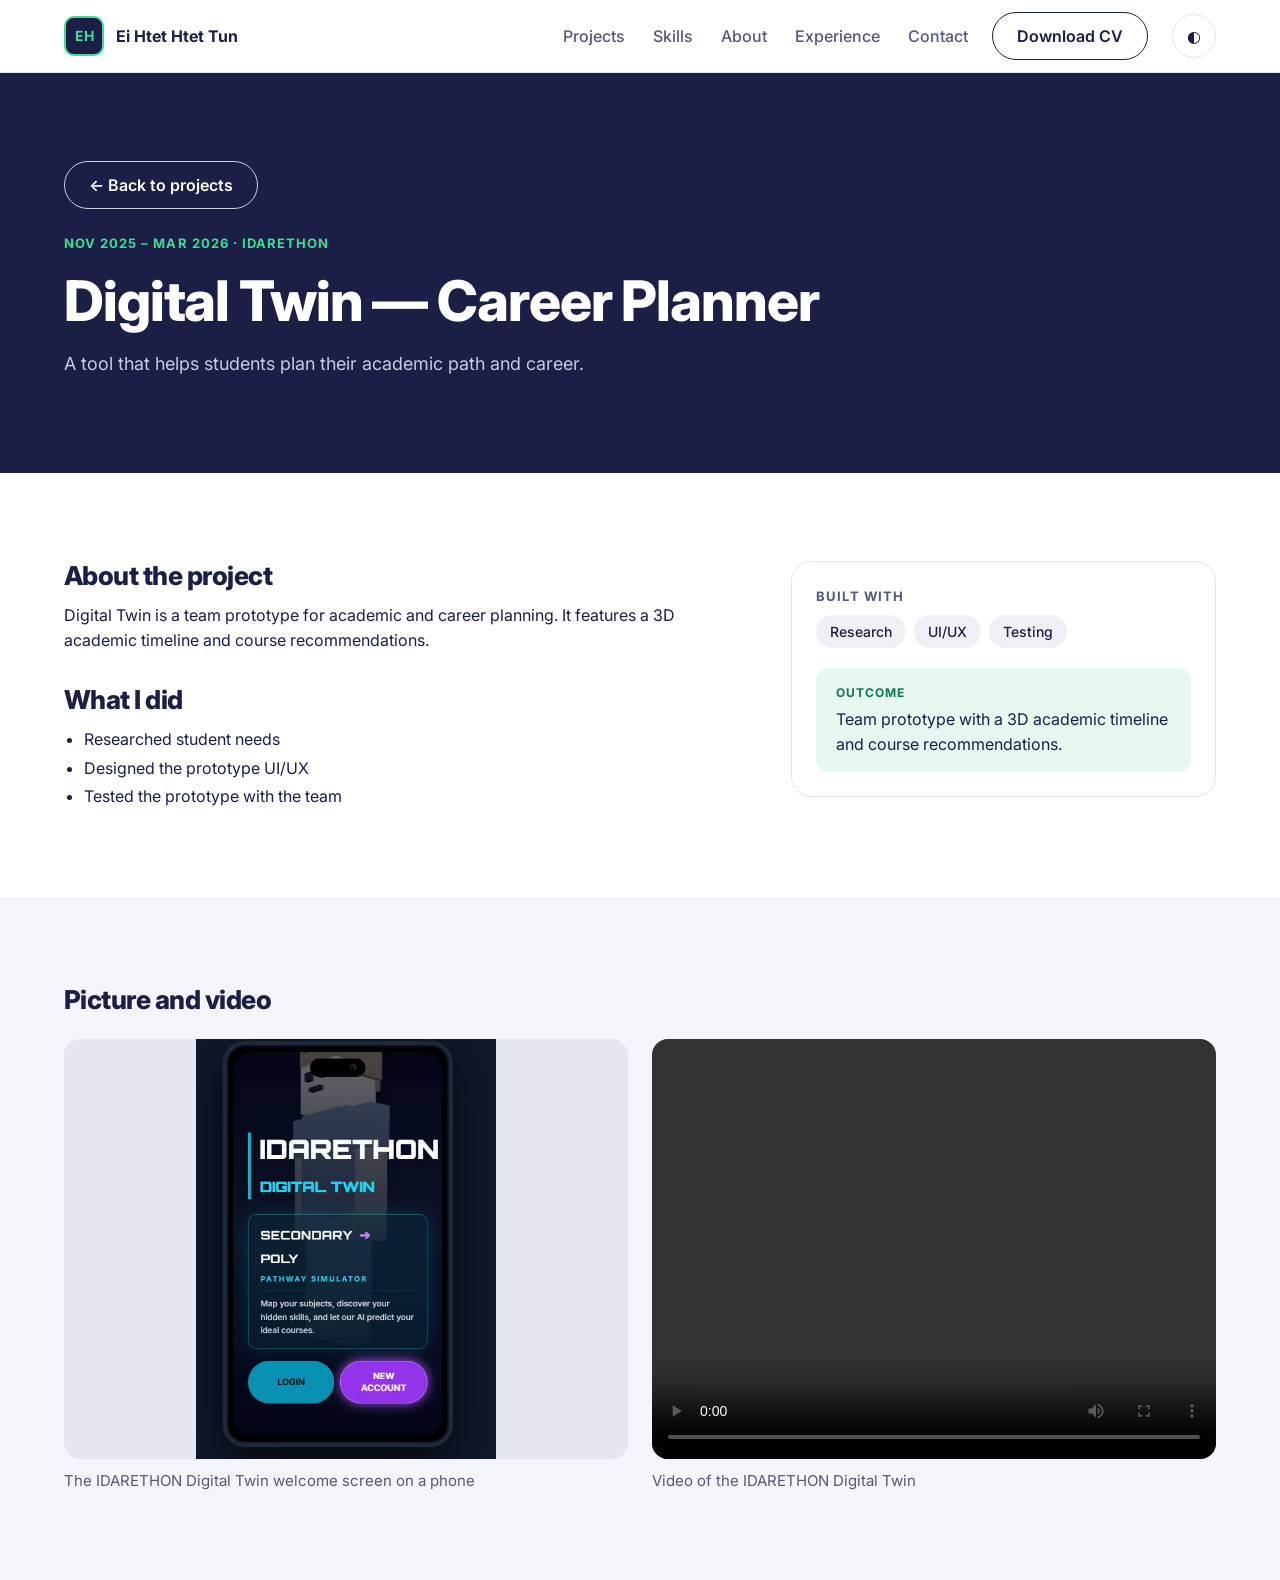
<file: digital-twin.html>
<!doctype html>
<html lang="en">
<head>
<meta charset="utf-8">
<meta name="viewport" content="width=device-width, initial-scale=1">
<title>Digital Twin — Career Planner | Ei Htet Htet Tun</title>
<meta name="description" content="A tool that helps students plan their academic path and career.">
<link rel="preconnect" href="https://fonts.googleapis.com">
<link rel="preconnect" href="https://fonts.gstatic.com" crossorigin>
<link rel="stylesheet" href="https://fonts.googleapis.com/css2?family=Inter:wght@400;500;600;700;800&display=swap">
<link rel="stylesheet" href="style.css">
</head>
<body>

<header class="site-header">
  <div class="wrap">
    <a class="brand" href="index.html"><span class="mark">EH</span> Ei Htet Htet Tun</a>
    <nav class="nav" id="nav" aria-label="Main">
      <a href="index.html#projects">Projects</a>
      <a href="index.html#skills">Skills</a>
      <a href="index.html#about">About</a>
      <a href="index.html#experience">Experience</a>
      <a href="index.html#contact">Contact</a>
    </nav>
    <a class="btn btn-line header-cv" href="assets/Ei-Htet-Htet-Tun-CV.pdf">Download CV</a>
    <button class="icon-btn" id="theme" type="button" aria-label="Switch between light and dark mode">◐</button>
    <button class="icon-btn menu-btn" id="menu" type="button" aria-label="Open menu" aria-expanded="false" aria-controls="nav">☰</button>
  </div>
</header>

<main>
  <section class="band band-navy">
    <div class="wrap">
      <a class="btn btn-line back" href="index.html#projects">← Back to projects</a>
      <div class="detail-hero">
        <p class="eyebrow">Nov 2025 – Mar 2026 · IDARETHON</p>
        <h1>Digital Twin — Career Planner</h1>
        <p class="lede">A tool that helps students plan their academic path and career.</p>
      </div>
    </div>
  </section>

  <section class="band">
    <div class="wrap detail-grid">
      <div class="detail-main">
        <section>
          <h2>About the project</h2>
          <p>Digital Twin is a team prototype for academic and career planning. It features a 3D academic timeline and course recommendations.</p>
        </section>
        <section>
          <h2>What I did</h2>
          <ul class="bullets">
            <li>Researched student needs</li>
            <li>Designed the prototype UI/UX</li>
            <li>Tested the prototype with the team</li>
          </ul>
        </section>
      </div>
      <aside class="card detail-side">
        <div class="stack">
          <p class="label">Built with</p>
          <div class="chips"><span class="chip">Research</span><span class="chip">UI/UX</span><span class="chip">Testing</span></div>
        </div>
        <div class="outcome-box">
          <p class="eyebrow">Outcome</p>
          <p>Team prototype with a 3D academic timeline and course recommendations.</p>
        </div>
      </aside>
    </div>
  </section>

  <section class="band band-alt">
    <div class="wrap">
      <h2 class="gallery-title">Picture and video</h2>
      <div class="gallery">
        <figure>
          <img src="images/digital-twin-home.png" alt="The IDARETHON Digital Twin welcome screen on a phone">
          <figcaption>The IDARETHON Digital Twin welcome screen on a phone</figcaption>
        </figure>
        <figure>
          <video src="videos/digital-twin-demo.mp4" controls preload="metadata"></video>
          <figcaption>Video of the IDARETHON Digital Twin</figcaption>
        </figure>
      </div>
    </div>
  </section>
</main>

<script src="script.js"></script>
</body>
</html>
</file>
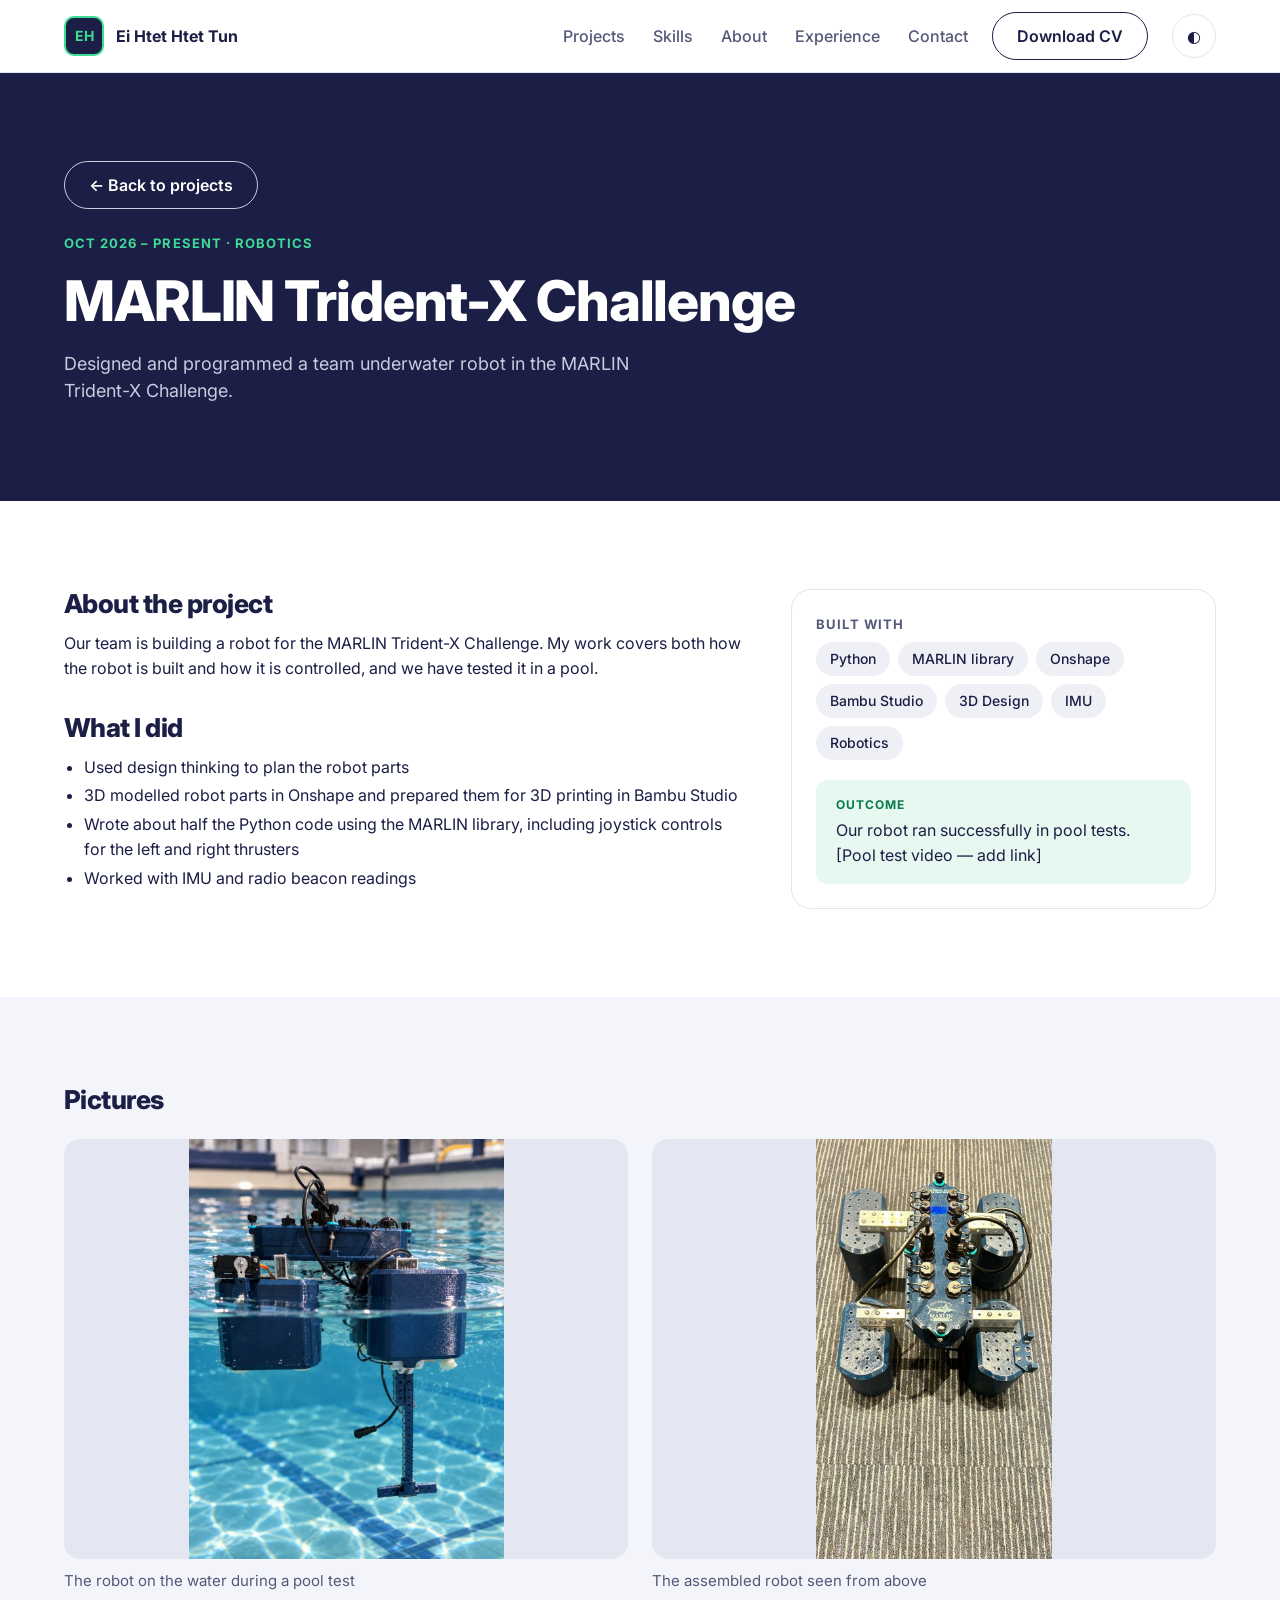
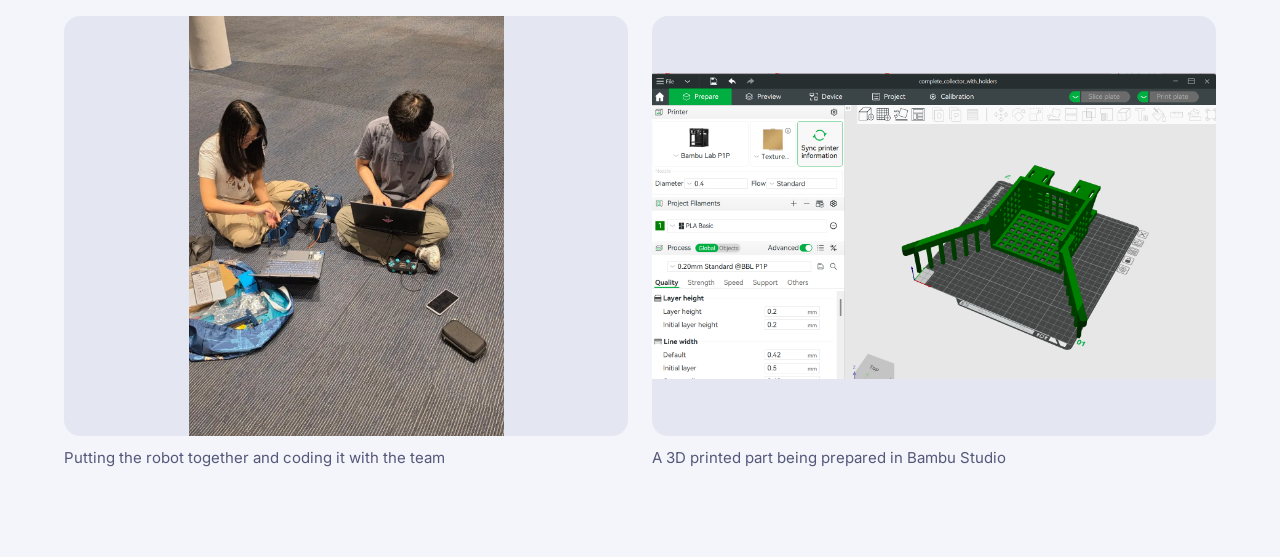
<file: marlin.html>
<!doctype html>
<html lang="en">
<head>
<meta charset="utf-8">
<meta name="viewport" content="width=device-width, initial-scale=1">
<title>MARLIN Trident-X Challenge | Ei Htet Htet Tun</title>
<meta name="description" content="Designed and programmed a team underwater robot in the MARLIN Trident-X Challenge.">
<link rel="preconnect" href="https://fonts.googleapis.com">
<link rel="preconnect" href="https://fonts.gstatic.com" crossorigin>
<link rel="stylesheet" href="https://fonts.googleapis.com/css2?family=Inter:wght@400;500;600;700;800&display=swap">
<link rel="stylesheet" href="style.css">
</head>
<body>

<header class="site-header">
  <div class="wrap">
    <a class="brand" href="index.html"><span class="mark">EH</span> Ei Htet Htet Tun</a>
    <nav class="nav" id="nav" aria-label="Main">
      <a href="index.html#projects">Projects</a>
      <a href="index.html#skills">Skills</a>
      <a href="index.html#about">About</a>
      <a href="index.html#experience">Experience</a>
      <a href="index.html#contact">Contact</a>
    </nav>
    <a class="btn btn-line header-cv" href="assets/Ei-Htet-Htet-Tun-CV.pdf">Download CV</a>
    <button class="icon-btn" id="theme" type="button" aria-label="Switch between light and dark mode">◐</button>
    <button class="icon-btn menu-btn" id="menu" type="button" aria-label="Open menu" aria-expanded="false" aria-controls="nav">☰</button>
  </div>
</header>

<main>
  <section class="band band-navy">
    <div class="wrap">
      <a class="btn btn-line back" href="index.html#projects">← Back to projects</a>
      <div class="detail-hero">
        <p class="eyebrow">Oct 2026 – Present · Robotics</p>
        <h1>MARLIN Trident-X Challenge</h1>
        <p class="lede">Designed and programmed a team underwater robot in the MARLIN Trident-X Challenge.</p>
      </div>
    </div>
  </section>

  <section class="band">
    <div class="wrap detail-grid">
      <div class="detail-main">
        <section>
          <h2>About the project</h2>
          <p>Our team is building a robot for the MARLIN Trident-X Challenge. My work covers both how the robot is built and how it is controlled, and we have tested it in a pool.</p>
        </section>
        <section>
          <h2>What I did</h2>
          <ul class="bullets">
            <li>Used design thinking to plan the robot parts</li>
            <li>3D modelled robot parts in Onshape and prepared them for 3D printing in Bambu Studio</li>
            <li>Wrote about half the Python code using the MARLIN library, including joystick controls for the left and right thrusters</li>
            <li>Worked with IMU and radio beacon readings</li>
          </ul>
        </section>
      </div>
      <aside class="card detail-side">
        <div class="stack">
          <p class="label">Built with</p>
          <div class="chips"><span class="chip">Python</span><span class="chip">MARLIN library</span><span class="chip">Onshape</span><span class="chip">Bambu Studio</span><span class="chip">3D Design</span><span class="chip">IMU</span><span class="chip">Robotics</span></div>
        </div>
        <div class="outcome-box">
          <p class="eyebrow">Outcome</p>
          <p>Our robot ran successfully in pool tests. [Pool test video — add link]</p>
        </div>
      </aside>
    </div>
  </section>

  <section class="band band-alt">
    <div class="wrap">
      <h2 class="gallery-title">Pictures</h2>
      <div class="gallery">
        <figure>
          <img src="images/marlin-pool-test.webp" alt="The robot on the water during a pool test">
          <figcaption>The robot on the water during a pool test</figcaption>
        </figure>
        <figure>
          <img src="images/marlin-robot-top.webp" alt="The assembled robot seen from above">
          <figcaption>The assembled robot seen from above</figcaption>
        </figure>
        <figure>
          <img src="images/marlin-team-build.webp" alt="Putting the robot together and coding it with the team">
          <figcaption>Putting the robot together and coding it with the team</figcaption>
        </figure>
        <figure>
          <img src="images/marlin-bambu-studio.png" alt="A 3D printed part being prepared in Bambu Studio">
          <figcaption>A 3D printed part being prepared in Bambu Studio</figcaption>
        </figure>
      </div>
    </div>
  </section>
</main>

<script src="script.js"></script>
</body>
</html>
</file>
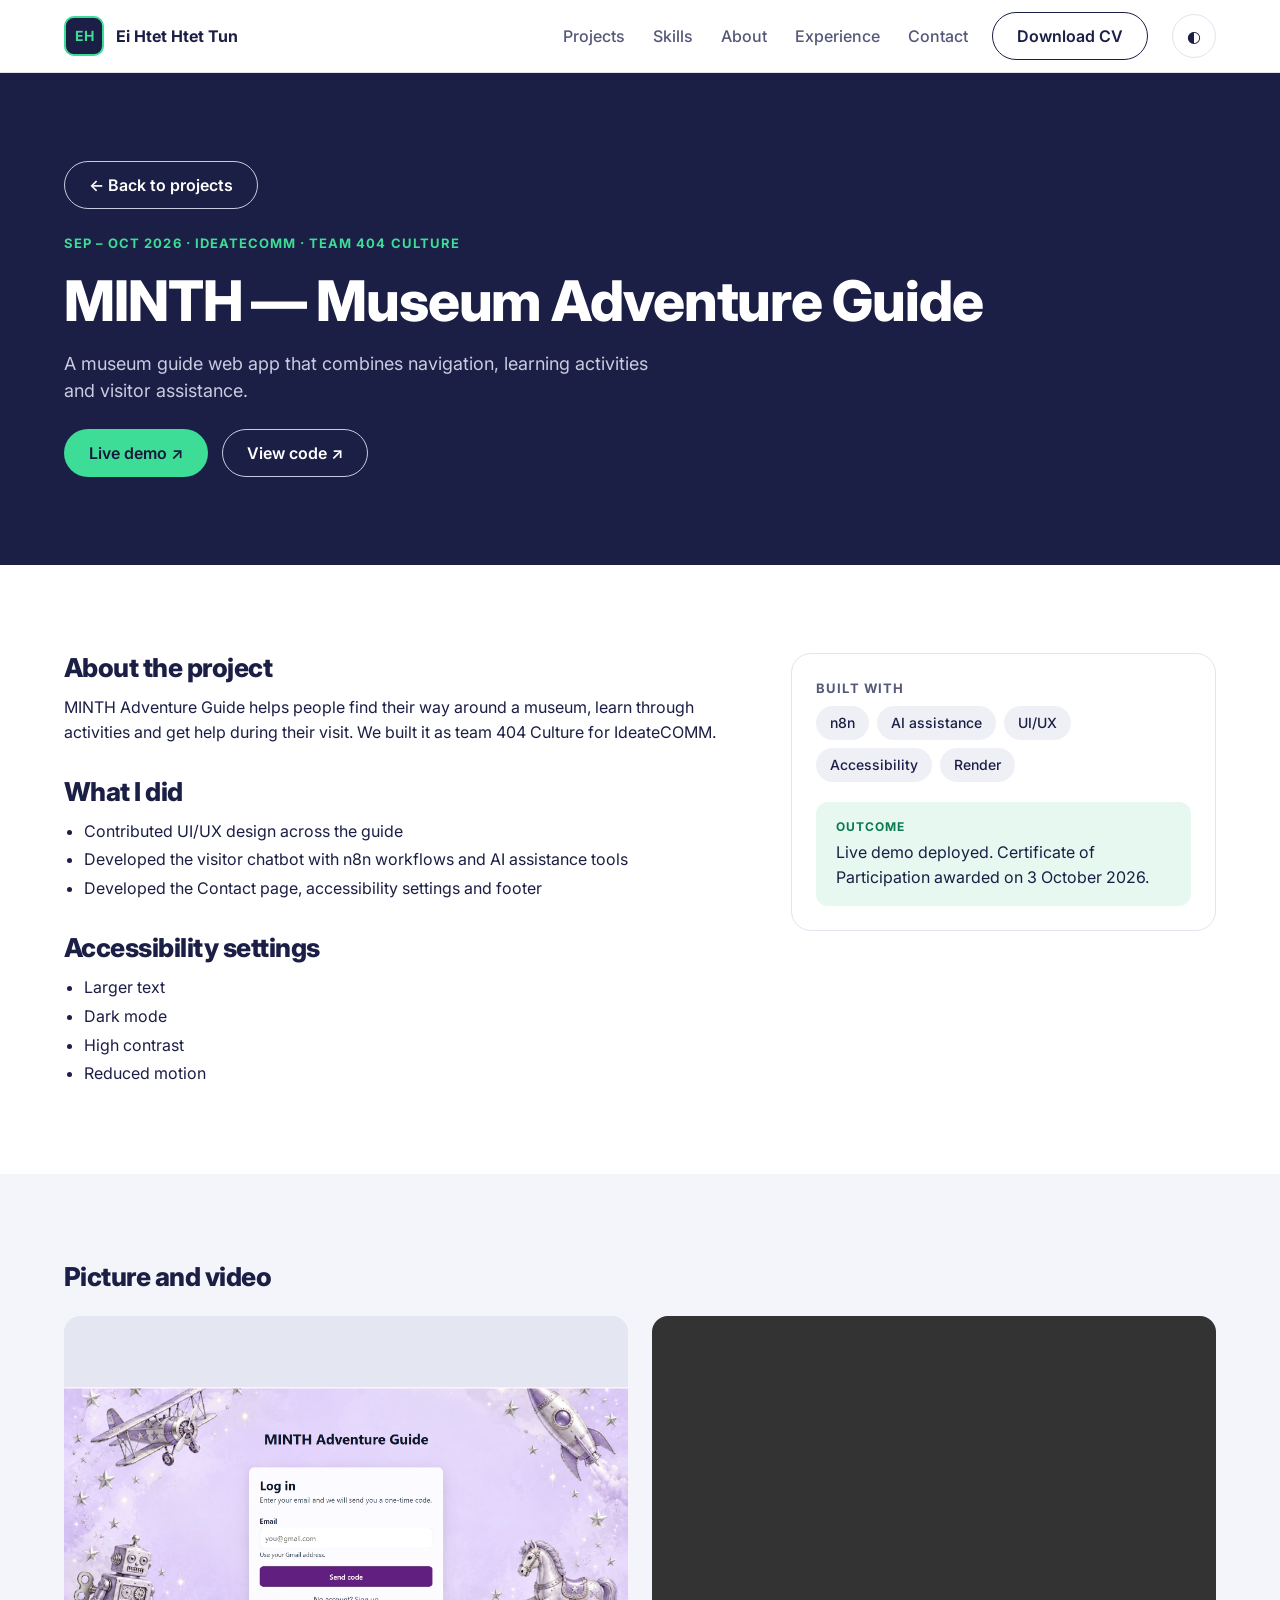
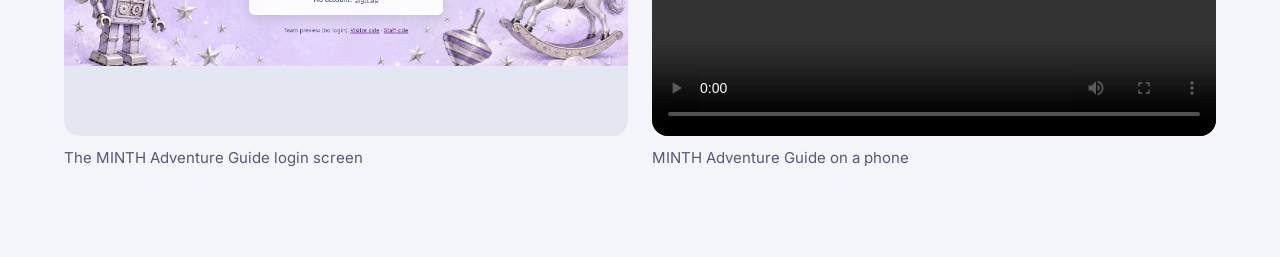
<file: minth.html>
<!doctype html>
<html lang="en">
<head>
<meta charset="utf-8">
<meta name="viewport" content="width=device-width, initial-scale=1">
<title>MINTH — Museum Adventure Guide | Ei Htet Htet Tun</title>
<meta name="description" content="A museum guide web app that combines navigation, learning activities and visitor assistance.">
<link rel="preconnect" href="https://fonts.googleapis.com">
<link rel="preconnect" href="https://fonts.gstatic.com" crossorigin>
<link rel="stylesheet" href="https://fonts.googleapis.com/css2?family=Inter:wght@400;500;600;700;800&display=swap">
<link rel="stylesheet" href="style.css">
</head>
<body>

<header class="site-header">
  <div class="wrap">
    <a class="brand" href="index.html"><span class="mark">EH</span> Ei Htet Htet Tun</a>
    <nav class="nav" id="nav" aria-label="Main">
      <a href="index.html#projects">Projects</a>
      <a href="index.html#skills">Skills</a>
      <a href="index.html#about">About</a>
      <a href="index.html#experience">Experience</a>
      <a href="index.html#contact">Contact</a>
    </nav>
    <a class="btn btn-line header-cv" href="assets/Ei-Htet-Htet-Tun-CV.pdf">Download CV</a>
    <button class="icon-btn" id="theme" type="button" aria-label="Switch between light and dark mode">◐</button>
    <button class="icon-btn menu-btn" id="menu" type="button" aria-label="Open menu" aria-expanded="false" aria-controls="nav">☰</button>
  </div>
</header>

<main>
  <section class="band band-navy">
    <div class="wrap">
      <a class="btn btn-line back" href="index.html#projects">← Back to projects</a>
      <div class="detail-hero">
        <p class="eyebrow">Sep – Oct 2026 · IdeateCOMM · Team 404 Culture</p>
        <h1>MINTH — Museum Adventure Guide</h1>
        <p class="lede">A museum guide web app that combines navigation, learning activities and visitor assistance.</p>
        <div class="actions">
          <a class="btn btn-mint" href="https://mint-museum.onrender.com">Live demo ↗</a>
          <a class="btn btn-line" href="https://github.com/EiHtet250/ideatecomm">View code ↗</a>
        </div>
      </div>
    </div>
  </section>

  <section class="band">
    <div class="wrap detail-grid">
      <div class="detail-main">
        <section>
          <h2>About the project</h2>
          <p>MINTH Adventure Guide helps people find their way around a museum, learn through activities and get help during their visit. We built it as team 404 Culture for IdeateCOMM.</p>
        </section>
        <section>
          <h2>What I did</h2>
          <ul class="bullets">
            <li>Contributed UI/UX design across the guide</li>
            <li>Developed the visitor chatbot with n8n workflows and AI assistance tools</li>
            <li>Developed the Contact page, accessibility settings and footer</li>
          </ul>
        </section>
        <section>
          <h2>Accessibility settings</h2>
          <ul class="bullets">
            <li>Larger text</li>
            <li>Dark mode</li>
            <li>High contrast</li>
            <li>Reduced motion</li>
          </ul>
        </section>
      </div>
      <aside class="card detail-side">
        <div class="stack">
          <p class="label">Built with</p>
          <div class="chips"><span class="chip">n8n</span><span class="chip">AI assistance</span><span class="chip">UI/UX</span><span class="chip">Accessibility</span><span class="chip">Render</span></div>
        </div>
        <div class="outcome-box">
          <p class="eyebrow">Outcome</p>
          <p>Live demo deployed. Certificate of Participation awarded on 3 October 2026.</p>
        </div>
      </aside>
    </div>
  </section>

  <section class="band band-alt">
    <div class="wrap">
      <h2 class="gallery-title">Picture and video</h2>
      <div class="gallery">
        <figure>
          <img src="images/minth-login.webp" alt="The MINTH Adventure Guide login screen">
          <figcaption>The MINTH Adventure Guide login screen</figcaption>
        </figure>
        <figure>
          <video src="videos/minth-mobile.mp4" controls preload="metadata"></video>
          <figcaption>MINTH Adventure Guide on a phone</figcaption>
        </figure>
      </div>
    </div>
  </section>
</main>

<script src="script.js"></script>
</body>
</html>
</file>
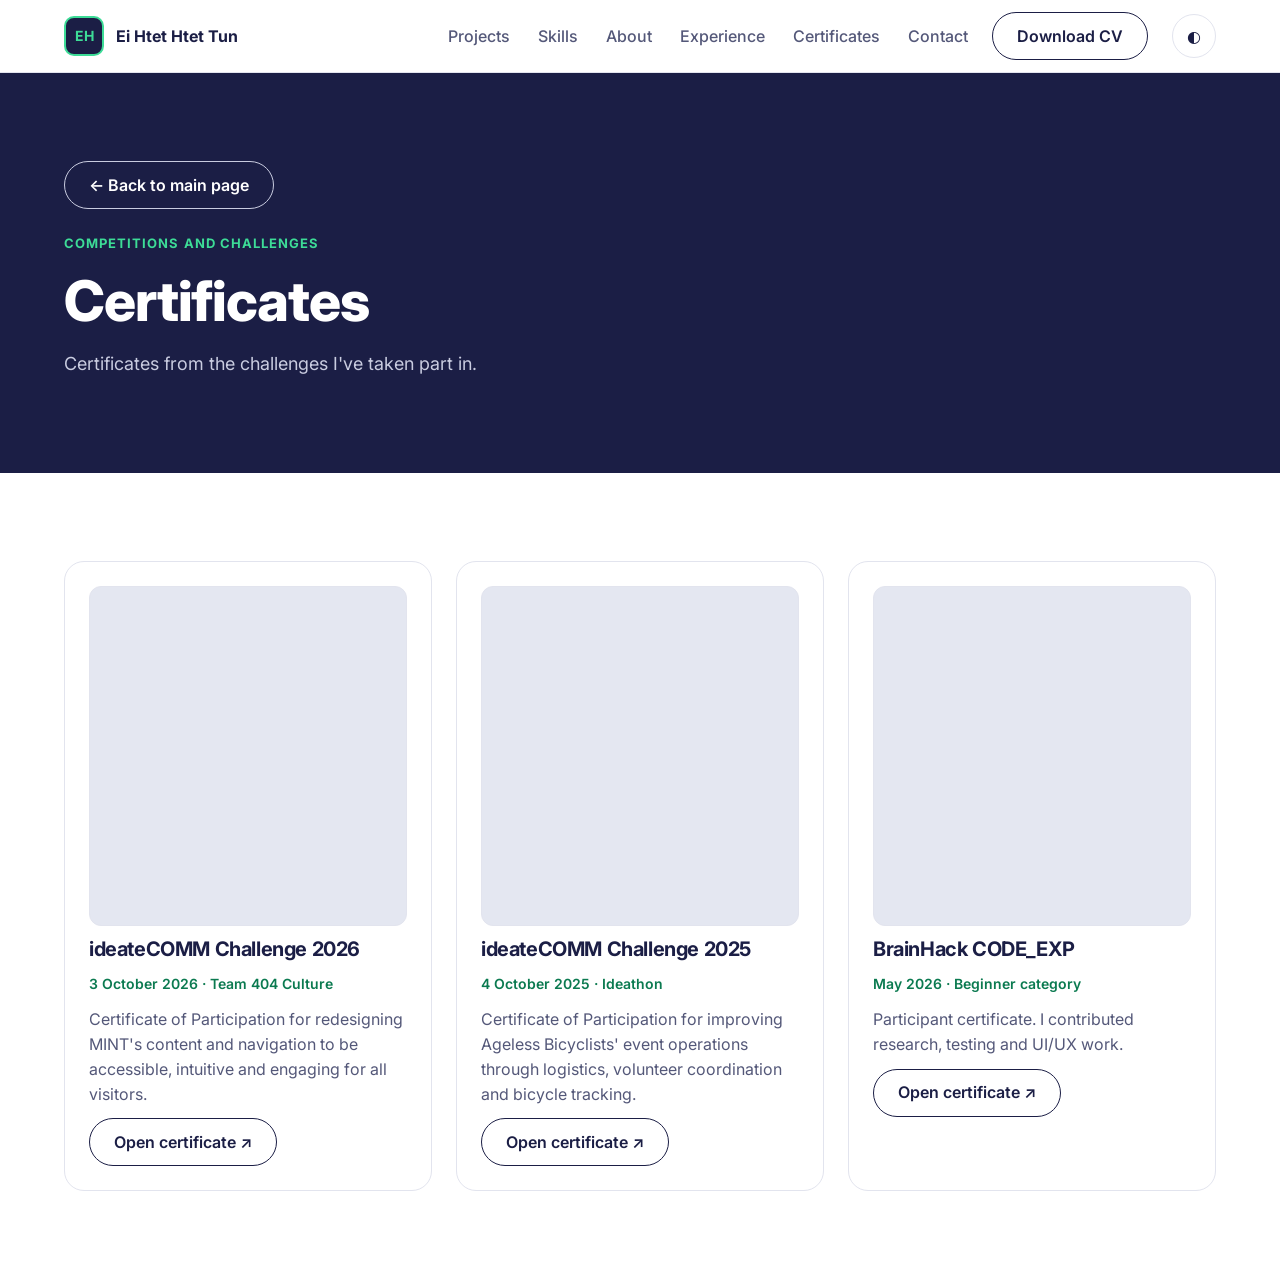
<file: pages/certificates.html>
<!doctype html>
<html lang="en">
<head>
<meta charset="utf-8">
<meta name="viewport" content="width=device-width, initial-scale=1">
<title>Certificates | Ei Htet Htet Tun</title>
<meta name="description" content="Certificates earned by Ei Htet Htet Tun from competitions and challenges.">
<link rel="preconnect" href="https://fonts.googleapis.com">
<link rel="preconnect" href="https://fonts.gstatic.com" crossorigin>
<link rel="stylesheet" href="https://fonts.googleapis.com/css2?family=Inter:wght@400;500;600;700;800&display=swap">
<link rel="stylesheet" href="../css/style.css">
</head>
<body>

<header class="site-header">
  <div class="wrap">
    <a class="brand" href="../index.html"><span class="mark">EH</span> Ei Htet Htet Tun</a>
    <nav class="nav" id="nav" aria-label="Main">
      <a href="../index.html#projects">Projects</a>
      <a href="../index.html#skills">Skills</a>
      <a href="../index.html#about">About</a>
      <a href="../index.html#experience">Experience</a>
      <a href="certificates.html">Certificates</a>
      <a href="../index.html#contact">Contact</a>
    </nav>
    <a class="btn btn-line header-cv" href="../assets/Ei-Htet-Htet-Tun-CV.pdf">Download CV</a>
    <button class="icon-btn" id="theme" type="button" aria-label="Switch between light and dark mode">◐</button>
    <button class="icon-btn menu-btn" id="menu" type="button" aria-label="Open menu" aria-expanded="false" aria-controls="nav">☰</button>
  </div>
</header>

<main>
  <section class="band band-navy">
    <div class="wrap">
      <a class="btn btn-line back" href="../index.html#competitions">← Back to main page</a>
      <div class="detail-hero">
        <p class="eyebrow">Competitions and challenges</p>
        <h1>Certificates</h1>
        <p class="lede">Certificates from the challenges I've taken part in.</p>
      </div>
    </div>
  </section>

  <section class="band">
    <div class="wrap">
      <div class="cert-grid">
        <article class="card cert">
          <iframe src="../certificates/ideatecomm-2026.pdf" title="ideateCOMM Challenge 2026 certificate" loading="lazy"></iframe>
          <h2>ideateCOMM Challenge 2026</h2>
          <p class="when">3 October 2026 · Team 404 Culture</p>
          <p>Certificate of Participation for redesigning MINT's content and navigation to be accessible, intuitive and engaging for all visitors.</p>
          <div class="actions"><a class="btn btn-line" href="../certificates/ideatecomm-2026.pdf">Open certificate ↗</a></div>
        </article>
        <article class="card cert">
          <iframe src="../certificates/ideatecomm-2025.pdf" title="ideateCOMM Challenge 2025 certificate" loading="lazy"></iframe>
          <h2>ideateCOMM Challenge 2025</h2>
          <p class="when">4 October 2025 · Ideathon</p>
          <p>Certificate of Participation for improving Ageless Bicyclists' event operations through logistics, volunteer coordination and bicycle tracking.</p>
          <div class="actions"><a class="btn btn-line" href="../certificates/ideatecomm-2025.pdf">Open certificate ↗</a></div>
        </article>
        <article class="card cert">
          <iframe src="../certificates/brainhack-2026.pdf" title="BrainHack CODE_EXP certificate" loading="lazy"></iframe>
          <h2>BrainHack CODE_EXP</h2>
          <p class="when">May 2026 · Beginner category</p>
          <p>Participant certificate. I contributed research, testing and UI/UX work.</p>
          <div class="actions"><a class="btn btn-line" href="../certificates/brainhack-2026.pdf">Open certificate ↗</a></div>
        </article>
      </div>
    </div>
  </section>
</main>

<script src="../js/script.js"></script>
</body>
</html>
</file>
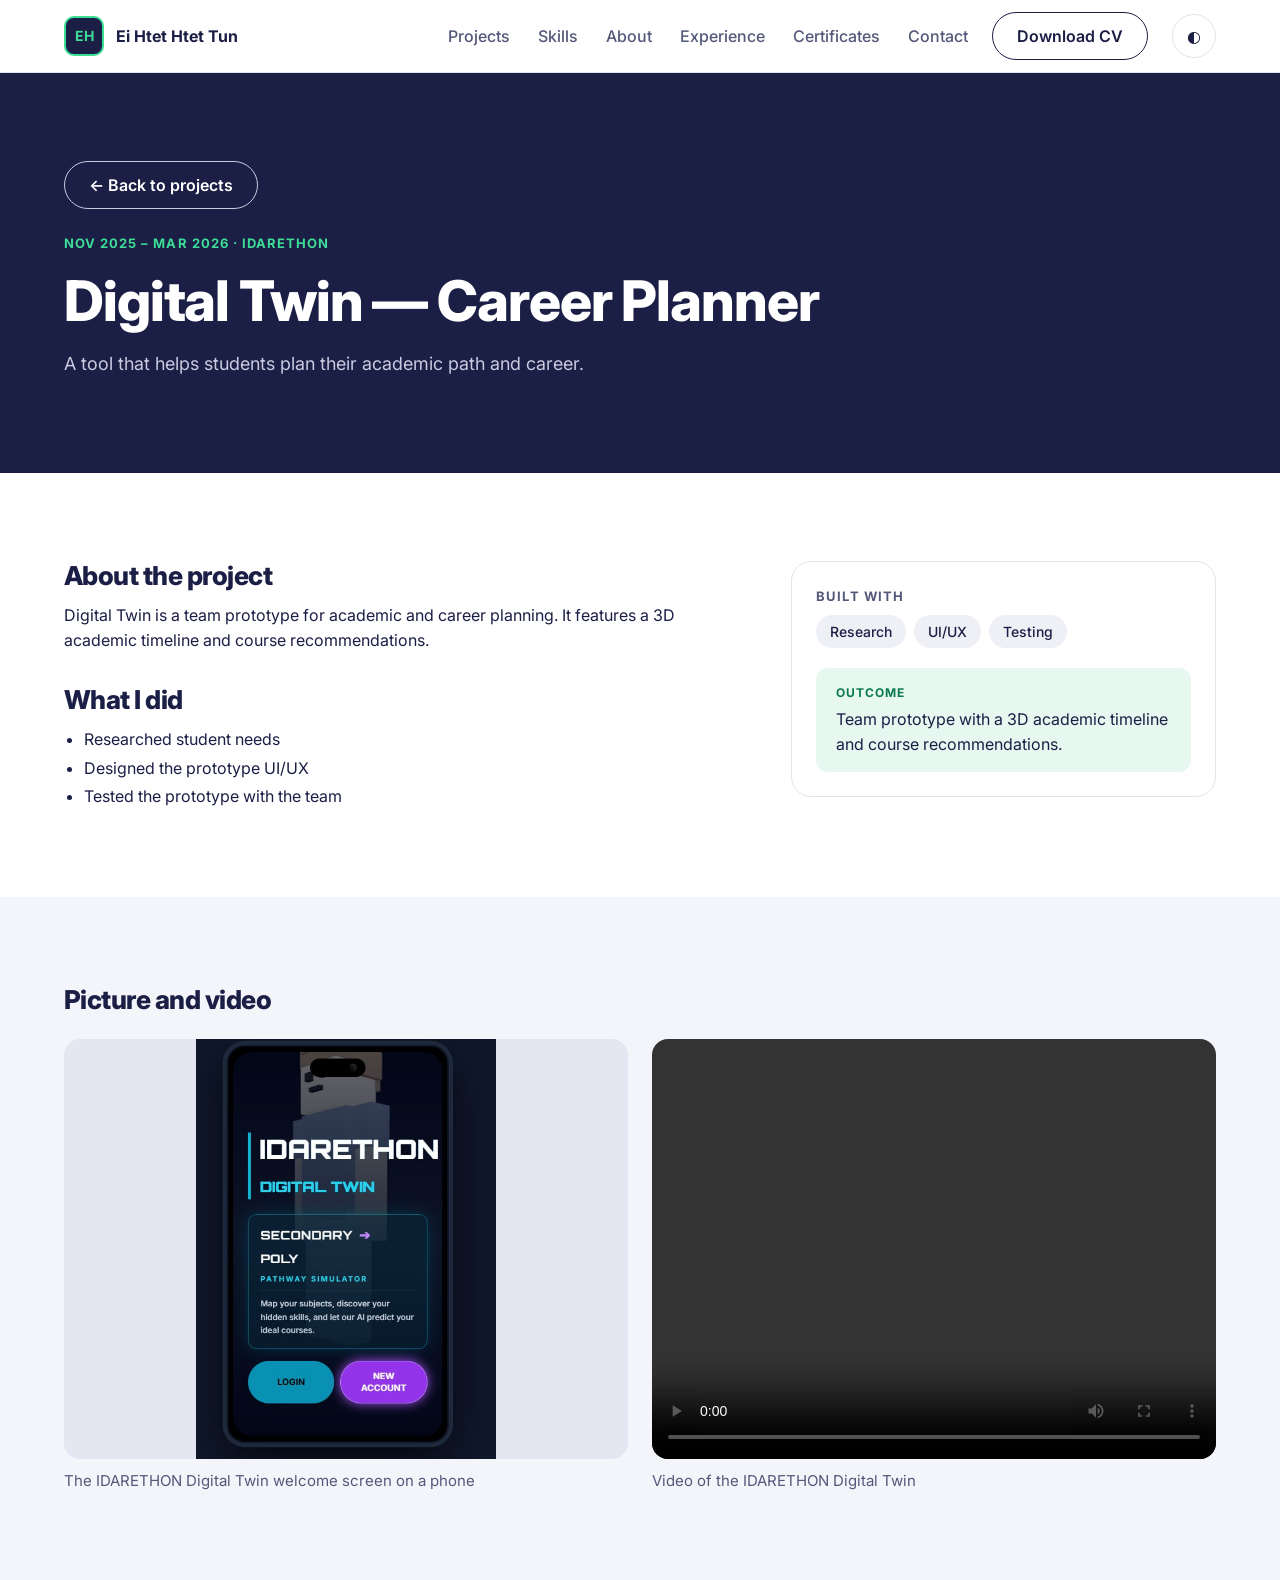
<file: pages/digital-twin.html>
<!doctype html>
<html lang="en">
<head>
<meta charset="utf-8">
<meta name="viewport" content="width=device-width, initial-scale=1">
<title>Digital Twin — Career Planner | Ei Htet Htet Tun</title>
<meta name="description" content="A tool that helps students plan their academic path and career.">
<link rel="preconnect" href="https://fonts.googleapis.com">
<link rel="preconnect" href="https://fonts.gstatic.com" crossorigin>
<link rel="stylesheet" href="https://fonts.googleapis.com/css2?family=Inter:wght@400;500;600;700;800&display=swap">
<link rel="stylesheet" href="../css/style.css">
</head>
<body>

<header class="site-header">
  <div class="wrap">
    <a class="brand" href="../index.html"><span class="mark">EH</span> Ei Htet Htet Tun</a>
    <nav class="nav" id="nav" aria-label="Main">
      <a href="../index.html#projects">Projects</a>
      <a href="../index.html#skills">Skills</a>
      <a href="../index.html#about">About</a>
      <a href="../index.html#experience">Experience</a>
      <a href="certificates.html">Certificates</a>
      <a href="../index.html#contact">Contact</a>
    </nav>
    <a class="btn btn-line header-cv" href="../assets/Ei-Htet-Htet-Tun-CV.pdf">Download CV</a>
    <button class="icon-btn" id="theme" type="button" aria-label="Switch between light and dark mode">◐</button>
    <button class="icon-btn menu-btn" id="menu" type="button" aria-label="Open menu" aria-expanded="false" aria-controls="nav">☰</button>
  </div>
</header>

<main>
  <section class="band band-navy">
    <div class="wrap">
      <a class="btn btn-line back" href="../index.html#projects">← Back to projects</a>
      <div class="detail-hero">
        <p class="eyebrow">Nov 2025 – Mar 2026 · IDARETHON</p>
        <h1>Digital Twin — Career Planner</h1>
        <p class="lede">A tool that helps students plan their academic path and career.</p>
      </div>
    </div>
  </section>

  <section class="band">
    <div class="wrap detail-grid">
      <div class="detail-main">
        <section>
          <h2>About the project</h2>
          <p>Digital Twin is a team prototype for academic and career planning. It features a 3D academic timeline and course recommendations.</p>
        </section>
        <section>
          <h2>What I did</h2>
          <ul class="bullets">
            <li>Researched student needs</li>
            <li>Designed the prototype UI/UX</li>
            <li>Tested the prototype with the team</li>
          </ul>
        </section>
      </div>
      <aside class="card detail-side">
        <div class="stack">
          <p class="label">Built with</p>
          <div class="chips"><span class="chip">Research</span><span class="chip">UI/UX</span><span class="chip">Testing</span></div>
        </div>
        <div class="outcome-box">
          <p class="eyebrow">Outcome</p>
          <p>Team prototype with a 3D academic timeline and course recommendations.</p>
        </div>
      </aside>
    </div>
  </section>

  <section class="band band-alt">
    <div class="wrap">
      <h2 class="gallery-title">Picture and video</h2>
      <div class="gallery">
        <figure>
          <img src="../images/digital-twin-home.png" alt="The IDARETHON Digital Twin welcome screen on a phone">
          <figcaption>The IDARETHON Digital Twin welcome screen on a phone</figcaption>
        </figure>
        <figure>
          <video src="../videos/digital-twin-demo.mp4" controls preload="metadata"></video>
          <figcaption>Video of the IDARETHON Digital Twin</figcaption>
        </figure>
      </div>
    </div>
  </section>
</main>

<script src="../js/script.js"></script>
</body>
</html>
</file>
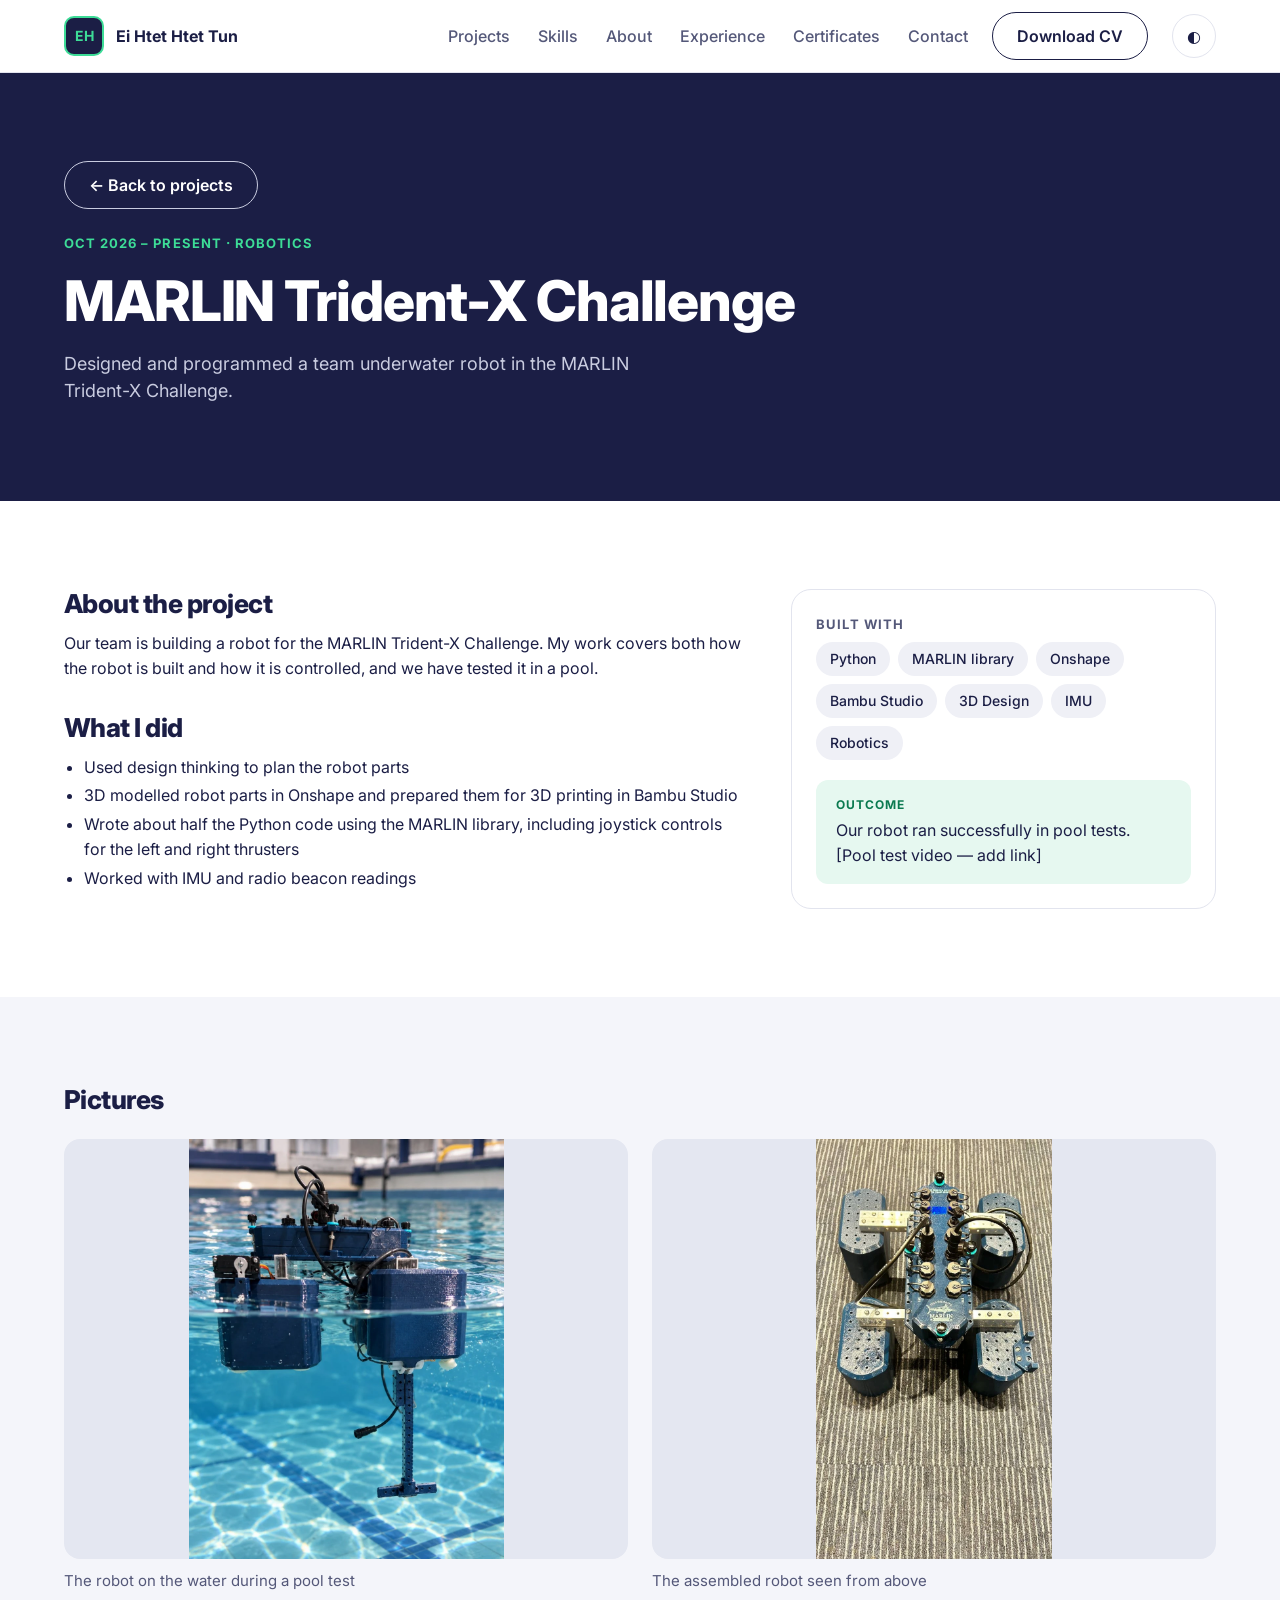
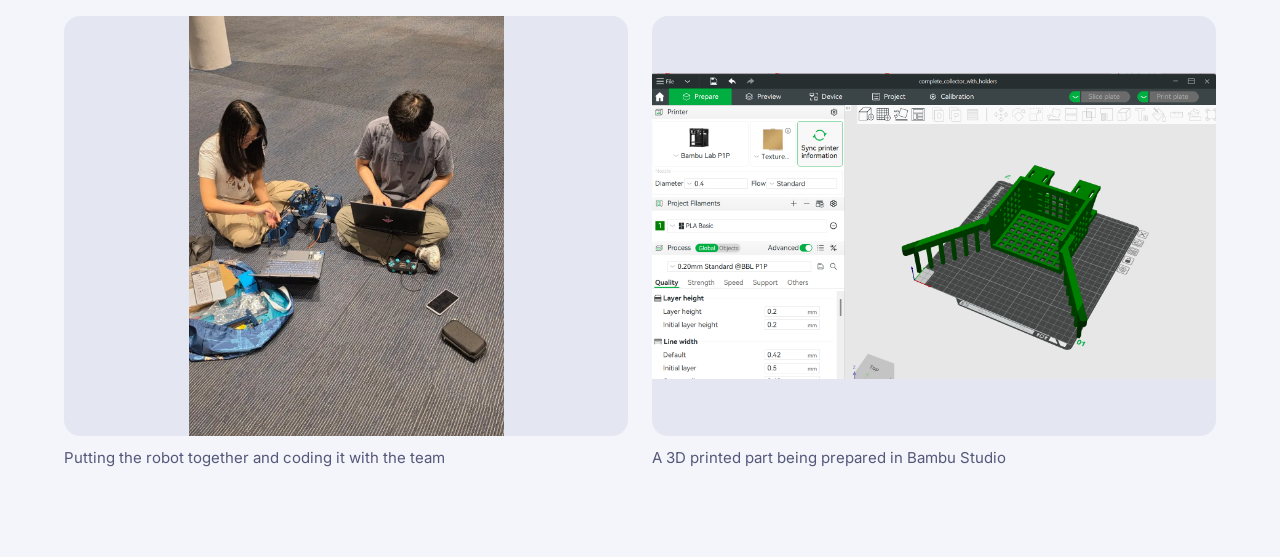
<file: pages/marlin.html>
<!doctype html>
<html lang="en">
<head>
<meta charset="utf-8">
<meta name="viewport" content="width=device-width, initial-scale=1">
<title>MARLIN Trident-X Challenge | Ei Htet Htet Tun</title>
<meta name="description" content="Designed and programmed a team underwater robot in the MARLIN Trident-X Challenge.">
<link rel="preconnect" href="https://fonts.googleapis.com">
<link rel="preconnect" href="https://fonts.gstatic.com" crossorigin>
<link rel="stylesheet" href="https://fonts.googleapis.com/css2?family=Inter:wght@400;500;600;700;800&display=swap">
<link rel="stylesheet" href="../css/style.css">
</head>
<body>

<header class="site-header">
  <div class="wrap">
    <a class="brand" href="../index.html"><span class="mark">EH</span> Ei Htet Htet Tun</a>
    <nav class="nav" id="nav" aria-label="Main">
      <a href="../index.html#projects">Projects</a>
      <a href="../index.html#skills">Skills</a>
      <a href="../index.html#about">About</a>
      <a href="../index.html#experience">Experience</a>
      <a href="certificates.html">Certificates</a>
      <a href="../index.html#contact">Contact</a>
    </nav>
    <a class="btn btn-line header-cv" href="../assets/Ei-Htet-Htet-Tun-CV.pdf">Download CV</a>
    <button class="icon-btn" id="theme" type="button" aria-label="Switch between light and dark mode">◐</button>
    <button class="icon-btn menu-btn" id="menu" type="button" aria-label="Open menu" aria-expanded="false" aria-controls="nav">☰</button>
  </div>
</header>

<main>
  <section class="band band-navy">
    <div class="wrap">
      <a class="btn btn-line back" href="../index.html#projects">← Back to projects</a>
      <div class="detail-hero">
        <p class="eyebrow">Oct 2026 – Present · Robotics</p>
        <h1>MARLIN Trident-X Challenge</h1>
        <p class="lede">Designed and programmed a team underwater robot in the MARLIN Trident-X Challenge.</p>
      </div>
    </div>
  </section>

  <section class="band">
    <div class="wrap detail-grid">
      <div class="detail-main">
        <section>
          <h2>About the project</h2>
          <p>Our team is building a robot for the MARLIN Trident-X Challenge. My work covers both how the robot is built and how it is controlled, and we have tested it in a pool.</p>
        </section>
        <section>
          <h2>What I did</h2>
          <ul class="bullets">
            <li>Used design thinking to plan the robot parts</li>
            <li>3D modelled robot parts in Onshape and prepared them for 3D printing in Bambu Studio</li>
            <li>Wrote about half the Python code using the MARLIN library, including joystick controls for the left and right thrusters</li>
            <li>Worked with IMU and radio beacon readings</li>
          </ul>
        </section>
      </div>
      <aside class="card detail-side">
        <div class="stack">
          <p class="label">Built with</p>
          <div class="chips"><span class="chip">Python</span><span class="chip">MARLIN library</span><span class="chip">Onshape</span><span class="chip">Bambu Studio</span><span class="chip">3D Design</span><span class="chip">IMU</span><span class="chip">Robotics</span></div>
        </div>
        <div class="outcome-box">
          <p class="eyebrow">Outcome</p>
          <p>Our robot ran successfully in pool tests. [Pool test video — add link]</p>
        </div>
      </aside>
    </div>
  </section>

  <section class="band band-alt">
    <div class="wrap">
      <h2 class="gallery-title">Pictures</h2>
      <div class="gallery">
        <figure>
          <img src="../images/marlin-pool-test.webp" alt="The robot on the water during a pool test">
          <figcaption>The robot on the water during a pool test</figcaption>
        </figure>
        <figure>
          <img src="../images/marlin-robot-top.webp" alt="The assembled robot seen from above">
          <figcaption>The assembled robot seen from above</figcaption>
        </figure>
        <figure>
          <img src="../images/marlin-team-build.webp" alt="Putting the robot together and coding it with the team">
          <figcaption>Putting the robot together and coding it with the team</figcaption>
        </figure>
        <figure>
          <img src="../images/marlin-bambu-studio.png" alt="A 3D printed part being prepared in Bambu Studio">
          <figcaption>A 3D printed part being prepared in Bambu Studio</figcaption>
        </figure>
      </div>
    </div>
  </section>
</main>

<script src="../js/script.js"></script>
</body>
</html>
</file>
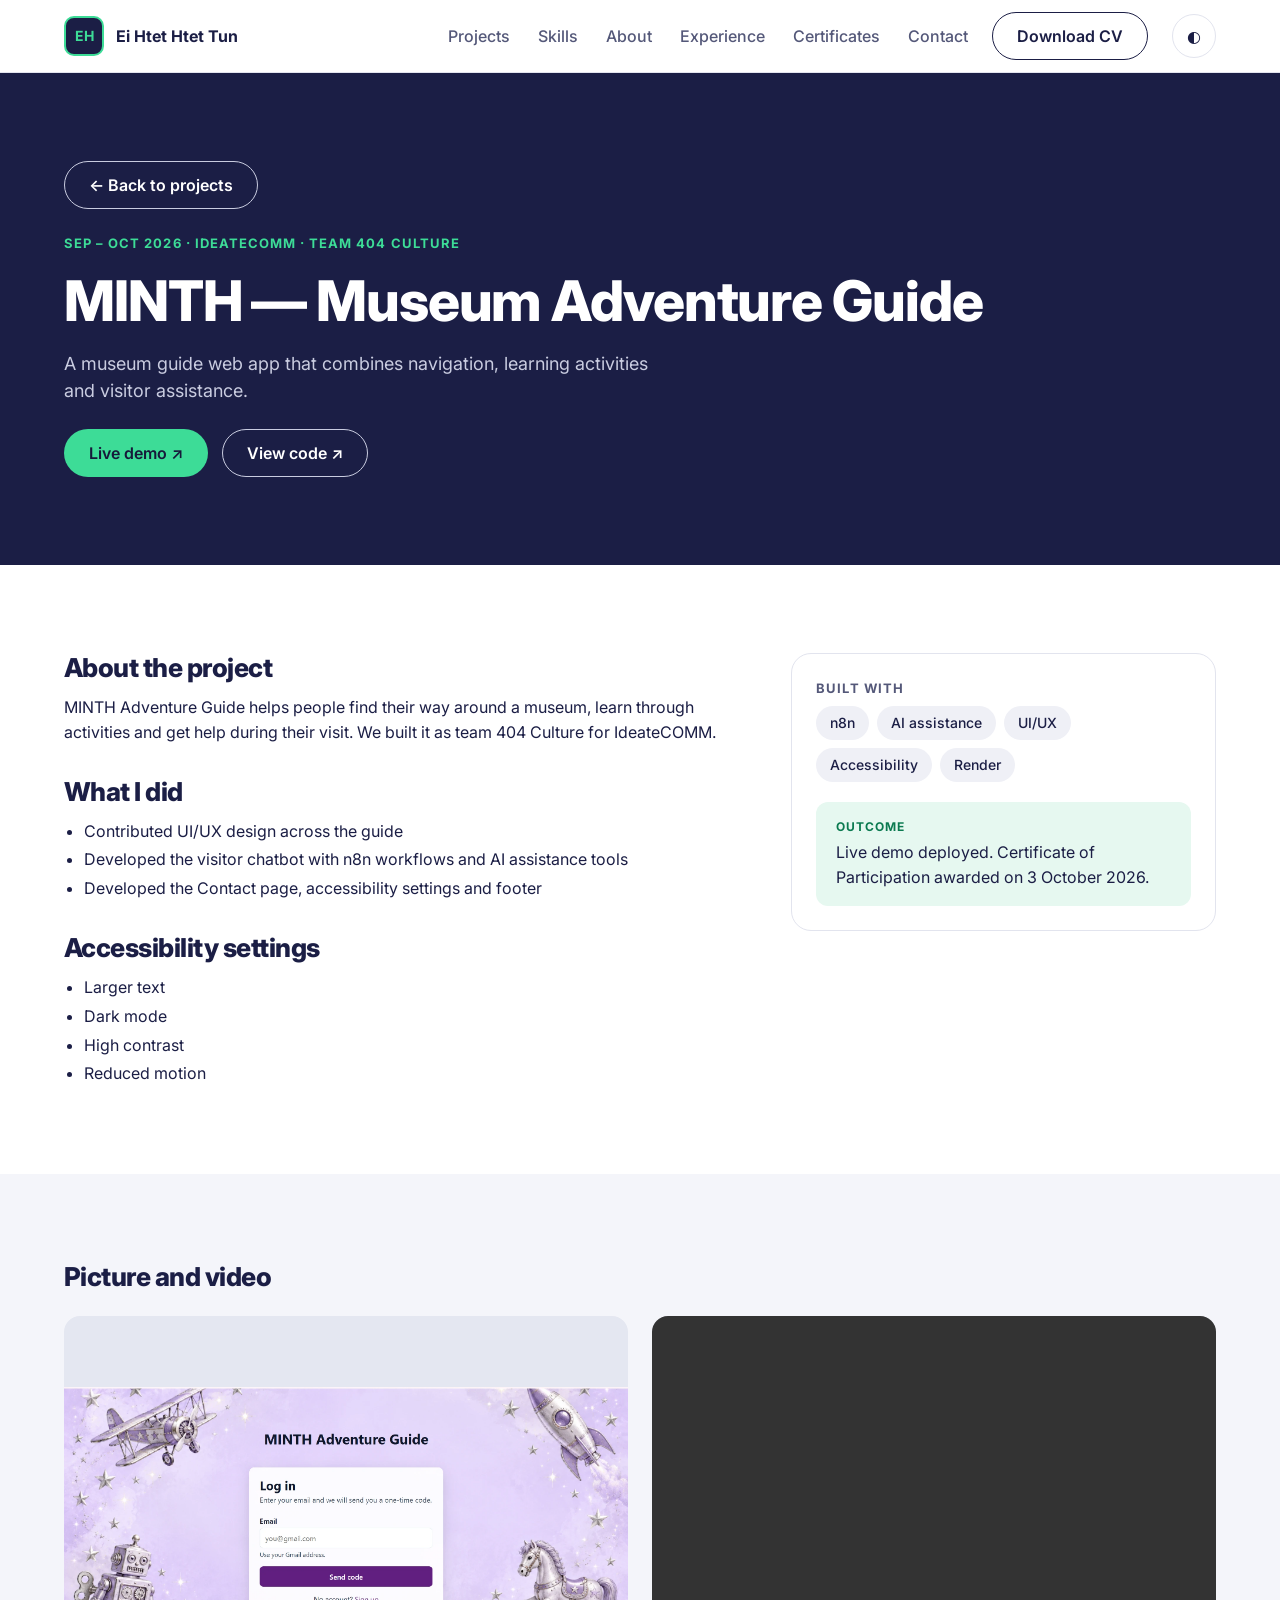
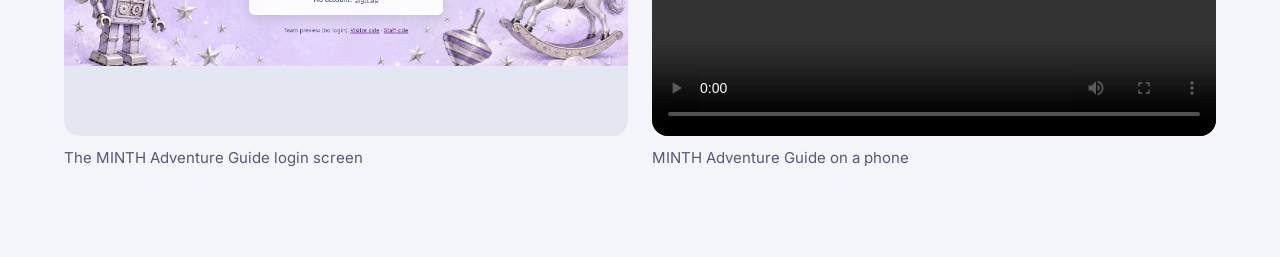
<file: pages/minth.html>
<!doctype html>
<html lang="en">
<head>
<meta charset="utf-8">
<meta name="viewport" content="width=device-width, initial-scale=1">
<title>MINTH — Museum Adventure Guide | Ei Htet Htet Tun</title>
<meta name="description" content="A museum guide web app that combines navigation, learning activities and visitor assistance.">
<link rel="preconnect" href="https://fonts.googleapis.com">
<link rel="preconnect" href="https://fonts.gstatic.com" crossorigin>
<link rel="stylesheet" href="https://fonts.googleapis.com/css2?family=Inter:wght@400;500;600;700;800&display=swap">
<link rel="stylesheet" href="../css/style.css">
</head>
<body>

<header class="site-header">
  <div class="wrap">
    <a class="brand" href="../index.html"><span class="mark">EH</span> Ei Htet Htet Tun</a>
    <nav class="nav" id="nav" aria-label="Main">
      <a href="../index.html#projects">Projects</a>
      <a href="../index.html#skills">Skills</a>
      <a href="../index.html#about">About</a>
      <a href="../index.html#experience">Experience</a>
      <a href="certificates.html">Certificates</a>
      <a href="../index.html#contact">Contact</a>
    </nav>
    <a class="btn btn-line header-cv" href="../assets/Ei-Htet-Htet-Tun-CV.pdf">Download CV</a>
    <button class="icon-btn" id="theme" type="button" aria-label="Switch between light and dark mode">◐</button>
    <button class="icon-btn menu-btn" id="menu" type="button" aria-label="Open menu" aria-expanded="false" aria-controls="nav">☰</button>
  </div>
</header>

<main>
  <section class="band band-navy">
    <div class="wrap">
      <a class="btn btn-line back" href="../index.html#projects">← Back to projects</a>
      <div class="detail-hero">
        <p class="eyebrow">Sep – Oct 2026 · IdeateCOMM · Team 404 Culture</p>
        <h1>MINTH — Museum Adventure Guide</h1>
        <p class="lede">A museum guide web app that combines navigation, learning activities and visitor assistance.</p>
        <div class="actions">
          <a class="btn btn-mint" href="https://mint-museum.onrender.com">Live demo ↗</a>
          <a class="btn btn-line" href="https://github.com/EiHtet250/ideatecomm">View code ↗</a>
        </div>
      </div>
    </div>
  </section>

  <section class="band">
    <div class="wrap detail-grid">
      <div class="detail-main">
        <section>
          <h2>About the project</h2>
          <p>MINTH Adventure Guide helps people find their way around a museum, learn through activities and get help during their visit. We built it as team 404 Culture for IdeateCOMM.</p>
        </section>
        <section>
          <h2>What I did</h2>
          <ul class="bullets">
            <li>Contributed UI/UX design across the guide</li>
            <li>Developed the visitor chatbot with n8n workflows and AI assistance tools</li>
            <li>Developed the Contact page, accessibility settings and footer</li>
          </ul>
        </section>
        <section>
          <h2>Accessibility settings</h2>
          <ul class="bullets">
            <li>Larger text</li>
            <li>Dark mode</li>
            <li>High contrast</li>
            <li>Reduced motion</li>
          </ul>
        </section>
      </div>
      <aside class="card detail-side">
        <div class="stack">
          <p class="label">Built with</p>
          <div class="chips"><span class="chip">n8n</span><span class="chip">AI assistance</span><span class="chip">UI/UX</span><span class="chip">Accessibility</span><span class="chip">Render</span></div>
        </div>
        <div class="outcome-box">
          <p class="eyebrow">Outcome</p>
          <p>Live demo deployed. Certificate of Participation awarded on 3 October 2026.</p>
        </div>
      </aside>
    </div>
  </section>

  <section class="band band-alt">
    <div class="wrap">
      <h2 class="gallery-title">Picture and video</h2>
      <div class="gallery">
        <figure>
          <img src="../images/minth-login.webp" alt="The MINTH Adventure Guide login screen">
          <figcaption>The MINTH Adventure Guide login screen</figcaption>
        </figure>
        <figure>
          <video src="../videos/minth-mobile.mp4" controls preload="metadata"></video>
          <figcaption>MINTH Adventure Guide on a phone</figcaption>
        </figure>
      </div>
    </div>
  </section>
</main>

<script src="../js/script.js"></script>
</body>
</html>
</file>
<file: style.css>
/* Colours and font */
:root {
  --navy: #1b1e45;
  --navy-raised: #2a2e58;
  --mint: #3ddc97;
  --on-navy: #ffffff;
  --on-navy-soft: #c9cce0;
  --on-mint: #16193a;

  --bg: #ffffff;
  --bg-alt: #f4f5fa;
  --surface: #ffffff;
  --chip: #eff0f6;
  --fg: #1b1e45;
  --fg-soft: #545879;
  --line: #e2e4ee;
  --green: #0b7a50;
  --outcome: #e6f8f0;
  --placeholder: #e4e7f1;

  --font: "Inter", system-ui, -apple-system, "Segoe UI", Roboto, sans-serif;
}
/* Dark theme: script.js sets data-theme on the page */
:root[data-theme="dark"] {
  --bg: #14163a;
  --bg-alt: #101230;
  --surface: #1e214a;
  --chip: #2a2e58;
  --fg: #f3f4fb;
  --fg-soft: #b8bbd4;
  --line: #333763;
  --green: #3ddc97;
  --outcome: #17372f;
  --placeholder: #2a2e58;
  color-scheme: dark;
}

/* Basics */
* { box-sizing: border-box; }
html { scroll-behavior: smooth; scroll-padding-top: 88px; }
body {
  margin: 0;
  background: var(--bg);
  color: var(--fg);
  font-family: var(--font);
  font-size: 16px;
  line-height: 1.55;
}
img { max-width: 100%; display: block; }
a { color: inherit; }
h1, h2, h3, p, ul { margin: 0; }
h1, h2 { letter-spacing: -0.02em; line-height: 1.15; }
:focus-visible { outline: 3px solid var(--mint); outline-offset: 2px; border-radius: 4px; }

.wrap {
  max-width: 1200px;
  margin-inline: auto;
  padding-inline: 24px;
}
.band { padding-block: 88px; }
.band-alt { background: var(--bg-alt); }
.band-navy { background: var(--navy); color: var(--on-navy); }

.eyebrow {
  color: var(--green);
  font-size: 13px;
  font-weight: 700;
  letter-spacing: 0.08em;
  text-transform: uppercase;
}
.band-navy .eyebrow { color: var(--mint); }
.section-head { display: grid; gap: 12px; max-width: 720px; margin-bottom: 40px; }
.section-head h2, .about h2 { font-size: clamp(32px, 4vw, 44px); font-weight: 800; }
.section-head p { color: var(--fg-soft); font-size: 18px; }

/* Header */
.site-header {
  position: sticky;
  top: 0;
  z-index: 10;
  background: var(--bg);
  border-bottom: 1px solid var(--line);
}
.site-header .wrap { display: flex; align-items: center; gap: 24px; min-height: 72px; flex-wrap: wrap; }
.brand { display: flex; align-items: center; gap: 12px; font-weight: 700; text-decoration: none; margin-right: auto; }
.mark {
  display: grid;
  place-items: center;
  width: 40px;
  height: 40px;
  border: 2px solid var(--mint);
  border-radius: 10px;
  background: var(--navy);
  color: var(--mint);
  font-size: 14px;
  font-weight: 700;
}
.nav { display: flex; align-items: center; gap: 28px; }
.nav a { text-decoration: none; font-weight: 500; color: var(--fg-soft); }
.nav a:hover { color: var(--fg); }
.icon-btn {
  display: inline-grid;
  place-items: center;
  width: 44px;
  height: 44px;
  background: none;
  border: 1px solid var(--line);
  border-radius: 50%;
  color: var(--fg);
  cursor: pointer;
  font: inherit;
}
.menu-btn { display: none; }

/* Buttons */
.btn {
  display: inline-flex;
  align-items: center;
  gap: 6px;
  min-height: 48px;
  padding: 10px 24px;
  border-radius: 999px;
  border: 1.5px solid transparent;
  font-weight: 600;
  text-decoration: none;
  transition: transform 0.15s ease;
}
.btn:hover { transform: translateY(-2px); }
.btn-mint { background: var(--mint); color: var(--on-mint); }
.btn-line { border-color: var(--fg); color: var(--fg); }
.band-navy .btn-line { border-color: var(--on-navy-soft); color: var(--on-navy); }

/* Hero */
.hero { padding-block: 72px; }
.hero .wrap { display: grid; grid-template-columns: minmax(0, 1.2fr) minmax(0, 1fr); gap: 48px; align-items: center; }
.hero-copy { display: grid; gap: 20px; justify-items: start; min-width: 0; }
.status {
  display: inline-flex;
  align-items: center;
  gap: 10px;
  padding: 7px 16px;
  border: 1px solid rgba(61, 220, 151, 0.45);
  border-radius: 999px;
  background: rgba(61, 220, 151, 0.12);
  color: var(--mint);
  font-size: 14px;
  font-weight: 600;
}
.status::before { content: ""; flex: none; width: 8px; height: 8px; border-radius: 50%; background: var(--mint); }
.hello { color: var(--on-navy-soft); font-size: 18px; }
.hero h1 { font-size: clamp(40px, 6vw, 68px); font-weight: 800; }
.lede { color: var(--on-navy-soft); font-size: 18px; max-width: 34em; }
.actions { display: flex; flex-wrap: wrap; gap: 14px; }
.stats { display: flex; flex-wrap: wrap; gap: 48px; margin-top: 12px; }
.stats b { display: block; font-size: 36px; font-weight: 800; line-height: 1.2; }
.stats span { color: var(--on-navy-soft); font-size: 14px; }
.robot { width: min(100%, 340px); justify-self: center; }

/* Projects */
.frame {
  position: relative;
  display: grid;
  place-items: center;
  overflow: hidden;
  border: 2px dashed var(--mint);
  background: var(--placeholder);
  color: var(--fg-soft);
  font-size: 14px;
  text-align: center;
}
.frame span { padding: 16px; }
.frame img { position: absolute; inset: 0; width: 100%; height: 100%; object-fit: contain; background: var(--placeholder); }
.card {
  background: var(--surface);
  border: 1px solid var(--line);
  border-radius: 20px;
}
.summary { color: var(--fg-soft); }
.label { color: var(--fg-soft); font-size: 13px; font-weight: 700; letter-spacing: 0.08em; text-transform: uppercase; }
.stack { display: grid; gap: 8px; }
.bullets { padding-left: 20px; display: grid; gap: 4px; }
.chips { display: flex; flex-wrap: wrap; gap: 8px; }
.chip { padding: 6px 14px; border-radius: 999px; background: var(--chip); font-size: 14px; font-weight: 500; }
.outcome-box { display: grid; gap: 4px; padding: 16px 20px; border-radius: 12px; background: var(--outcome); }
.outcome-box .eyebrow { font-size: 12px; }
.project-grid { display: grid; grid-template-columns: repeat(2, minmax(0, 1fr)); gap: 24px; }
.project { display: flex; flex-direction: column; overflow: hidden; min-width: 0; }
.project .frame { height: 280px; border: 0; }
.project-body { display: grid; gap: 14px; padding: 24px; }
.project h3 { font-size: 22px; font-weight: 700; line-height: 1.25; }
.outcome { color: var(--green); font-size: 15px; font-weight: 500; }
.outcome span { display: block; }

/* Skills */
.skill-grid { display: grid; grid-template-columns: repeat(3, minmax(0, 1fr)); gap: 24px; align-items: start; }
.skill { display: grid; gap: 14px; padding: 24px; border-radius: 16px; background: var(--bg-alt); min-width: 0; }
.skill h3 { font-size: 18px; font-weight: 700; }
.skill .chip { background: var(--bg); }

/* About */
.about .wrap { display: grid; grid-template-columns: minmax(0, 1.5fr) minmax(0, 1fr); gap: 56px; align-items: center; }
.about-copy { display: grid; gap: 14px; min-width: 0; }
.about-copy p:last-child { color: var(--fg-soft); font-size: 18px; max-width: 36em; }
.edu { display: grid; gap: 10px; padding: 32px; min-width: 0; }
.edu h3 { font-size: 22px; font-weight: 700; }
.gpa { display: flex; align-items: center; gap: 12px; margin-block: 6px; }
.gpa b { font-size: 40px; font-weight: 800; line-height: 1.1; }
.edu ul { list-style: none; padding: 0; }

/* Experience */
.exp-grid { display: grid; grid-template-columns: repeat(2, minmax(0, 1fr)); gap: 48px; }
.exp-col { display: grid; gap: 24px; align-content: start; min-width: 0; }
.exp-col h3 { font-size: 20px; font-weight: 700; }
.exp { display: grid; gap: 4px; padding-left: 18px; border-left: 3px solid var(--mint); }
.exp h4 { margin: 0; font-size: 18px; font-weight: 600; }
.exp time, .exp .when { color: var(--green); font-size: 14px; font-weight: 500; }
.exp p { color: var(--fg-soft); }

/* Competitions */
.comp-grid { display: grid; grid-template-columns: repeat(3, minmax(0, 1fr)); gap: 24px; }
.comp { display: grid; gap: 8px; align-content: start; padding: 24px; min-width: 0; }
.comp h3 { font-size: 20px; font-weight: 700; }
.comp .when { color: var(--green); font-size: 14px; font-weight: 600; }
.comp p { color: var(--fg-soft); }

/* Contact */
.contact-head { display: grid; gap: 12px; max-width: 640px; margin-bottom: 40px; }
.contact-head h2 { font-size: clamp(32px, 4vw, 44px); font-weight: 800; }
.contact-head p { color: var(--on-navy-soft); font-size: 18px; }
.contact-grid { display: grid; grid-template-columns: repeat(4, minmax(0, 1fr)); gap: 16px; }
.contact-card {
  display: grid;
  gap: 4px;
  min-width: 0;
  padding: 20px;
  border: 1px solid rgba(255, 255, 255, 0.14);
  border-radius: 14px;
  background: var(--navy-raised);
  text-decoration: none;
  overflow-wrap: anywhere;
  transition: border-color 0.15s ease;
}
.contact-card:hover { border-color: var(--mint); }
.contact-card small { color: var(--mint); font-size: 12px; font-weight: 700; letter-spacing: 0.08em; text-transform: uppercase; }
.site-footer {
  display: flex;
  flex-wrap: wrap;
  align-items: center;
  justify-content: space-between;
  gap: 16px;
  margin-top: 56px;
  color: var(--on-navy-soft);
  font-size: 14px;
}
.site-footer .brand { color: var(--on-navy); font-size: 16px; margin-right: 0; }

/* Open a project page by clicking anywhere on its card */
.card:has(.details-link) { position: relative; }
.details-link { color: var(--green); font-weight: 700; text-decoration: none; }
.details-link::after { content: ""; position: absolute; inset: 0; }
.card .actions a { position: relative; z-index: 1; }
.project .frame img { object-fit: cover; }
.project .frame img.whole { object-fit: contain; }
.project .frame:not(:has(img)) { display: none; }

/* Project details pages */
.back { margin-bottom: 24px; }
.detail-hero { display: grid; gap: 16px; justify-items: start; }
.detail-hero h1 { font-size: clamp(36px, 5vw, 56px); font-weight: 800; }
.detail-hero .lede { margin-bottom: 8px; }
.detail-grid { display: grid; grid-template-columns: minmax(0, 1.6fr) minmax(0, 1fr); gap: 48px; align-items: start; }
.detail-main { display: grid; gap: 32px; min-width: 0; }
.detail-main section { display: grid; gap: 12px; }
.detail-main h2, .gallery-title { font-size: 26px; font-weight: 800; }
.detail-side { display: grid; gap: 20px; padding: 24px; min-width: 0; }
.gallery-title { margin-bottom: 24px; }
.gallery { display: grid; grid-template-columns: repeat(2, minmax(0, 1fr)); gap: 24px; }
.gallery figure { display: grid; gap: 10px; margin: 0; min-width: 0; }
.gallery img, .gallery video, .gallery .frame { width: 100%; height: 420px; border-radius: 16px; background: var(--placeholder); }
.gallery img { object-fit: contain; }
.gallery figcaption { color: var(--fg-soft); font-size: 15px; }

/* Tablet */
@media (max-width: 960px) {
  .hero .wrap, .about .wrap, .detail-grid { grid-template-columns: minmax(0, 1fr); }
  .skill-grid, .comp-grid { grid-template-columns: repeat(2, minmax(0, 1fr)); }
  .contact-grid { grid-template-columns: repeat(2, minmax(0, 1fr)); }
  .robot { width: min(70%, 280px); }
  .menu-btn { display: inline-grid; }
  .nav { display: none; order: 3; flex-basis: 100%; flex-direction: column; align-items: flex-start; gap: 4px; padding-bottom: 16px; }
  .nav.open { display: flex; }
  .nav a { padding-block: 10px; }
}
/* Phone */
@media (max-width: 640px) {
  .band { padding-block: 56px; }
  .hero { padding-block: 48px; }
  .project-grid, .skill-grid, .comp-grid, .exp-grid, .contact-grid, .gallery { grid-template-columns: minmax(0, 1fr); }
  .gallery img, .gallery video, .gallery .frame { height: 320px; }
  .stats { gap: 28px; }
  .site-header .header-cv { display: none; }
}

/* Animations */
.hero-copy > * { animation: rise 0.7s ease both; }
.hero-copy > :nth-child(2) { animation-delay: 0.08s; }
.hero-copy > :nth-child(3) { animation-delay: 0.16s; }
.hero-copy > :nth-child(4) { animation-delay: 0.24s; }
.hero-copy > :nth-child(5) { animation-delay: 0.32s; }
.hero-copy > :nth-child(6) { animation-delay: 0.4s; }
.status::before { animation: pulse 2s ease-in-out infinite; }
.robot { animation: rise 0.8s ease both, float 4s ease-in-out 0.8s infinite; }
.robot-eye { transform-box: fill-box; transform-origin: center; animation: blink 5s infinite; }
.robot-arm { transform-box: fill-box; transform-origin: 50% 8%; animation: wave 5s ease-in-out infinite; }
.robot-light { animation: glow 2s ease-in-out infinite; }
.reveal { opacity: 0.2; transform: translateY(24px); transition: opacity 0.6s ease, transform 0.6s ease; }
.reveal.in { opacity: 1; transform: none; }
.card, .skill { transition: transform 0.2s ease, box-shadow 0.2s ease, opacity 0.6s ease; }
.reveal.in.card:hover, .reveal.in.skill:hover { transform: translateY(-6px); box-shadow: 0 14px 32px rgba(27, 30, 69, 0.14); }
.chip { transition: background-color 0.15s ease, color 0.15s ease; }
.chip:hover { background: var(--mint); color: var(--on-mint); }
.nav a { position: relative; }
.nav a::after {
  content: "";
  position: absolute;
  left: 0;
  right: 0;
  bottom: -4px;
  height: 2px;
  background: var(--mint);
  transform: scaleX(0);
  transform-origin: left;
  transition: transform 0.2s ease;
}
.nav a:hover::after, .nav a.current::after { transform: scaleX(1); }
.nav a.current { color: var(--fg); }
@keyframes rise { from { opacity: 0; transform: translateY(20px); } }
@keyframes float { 50% { transform: translateY(-12px); } }
@keyframes blink { 0%, 94%, 100% { transform: scaleY(1); } 97% { transform: scaleY(0.1); } }
@keyframes wave { 0%, 70%, 100% { transform: rotate(0); } 76%, 88% { transform: rotate(-16deg); } 82%, 94% { transform: rotate(-4deg); } }
@keyframes glow { 50% { opacity: 0.45; } }
@keyframes pulse { 50% { box-shadow: 0 0 0 6px rgba(61, 220, 151, 0.2); } }

/* Turn animations off for people who ask for less motion */
@media (prefers-reduced-motion: reduce) {
  html { scroll-behavior: auto; }
  *, *::before, *::after { animation: none !important; transition: none !important; }
  .reveal { opacity: 1; transform: none; }
  .btn:hover, .reveal.in.card:hover, .reveal.in.skill:hover { transform: none; }
}
</file>
<file: css/style.css>
/* Colours and font */
:root {
  --navy: #1b1e45;
  --navy-raised: #2a2e58;
  --mint: #3ddc97;
  --on-navy: #ffffff;
  --on-navy-soft: #c9cce0;
  --on-mint: #16193a;

  --bg: #ffffff;
  --bg-alt: #f4f5fa;
  --surface: #ffffff;
  --chip: #eff0f6;
  --fg: #1b1e45;
  --fg-soft: #545879;
  --line: #e2e4ee;
  --green: #0b7a50;
  --outcome: #e6f8f0;
  --placeholder: #e4e7f1;

  --font: "Inter", system-ui, -apple-system, "Segoe UI", Roboto, sans-serif;
}
/* Dark theme: script.js sets data-theme on the page */
:root[data-theme="dark"] {
  --bg: #14163a;
  --bg-alt: #101230;
  --surface: #1e214a;
  --chip: #2a2e58;
  --fg: #f3f4fb;
  --fg-soft: #b8bbd4;
  --line: #333763;
  --green: #3ddc97;
  --outcome: #17372f;
  --placeholder: #2a2e58;
  color-scheme: dark;
}

/* Basics */
* { box-sizing: border-box; }
html { scroll-behavior: smooth; scroll-padding-top: 88px; }
body {
  margin: 0;
  background: var(--bg);
  color: var(--fg);
  font-family: var(--font);
  font-size: 16px;
  line-height: 1.55;
}
img { max-width: 100%; display: block; }
a { color: inherit; }
h1, h2, h3, p, ul { margin: 0; }
h1, h2 { letter-spacing: -0.02em; line-height: 1.15; }
:focus-visible { outline: 3px solid var(--mint); outline-offset: 2px; border-radius: 4px; }

.wrap {
  max-width: 1200px;
  margin-inline: auto;
  padding-inline: 24px;
}
.band { padding-block: 88px; }
.band-alt { background: var(--bg-alt); }
.band-navy { background: var(--navy); color: var(--on-navy); }

.eyebrow {
  color: var(--green);
  font-size: 13px;
  font-weight: 700;
  letter-spacing: 0.08em;
  text-transform: uppercase;
}
.band-navy .eyebrow { color: var(--mint); }
.section-head { display: grid; gap: 12px; max-width: 720px; margin-bottom: 40px; }
.section-head h2, .about h2 { font-size: clamp(32px, 4vw, 44px); font-weight: 800; }
.section-head p { color: var(--fg-soft); font-size: 18px; }

/* Header */
.site-header {
  position: sticky;
  top: 0;
  z-index: 10;
  background: var(--bg);
  border-bottom: 1px solid var(--line);
}
.site-header .wrap { display: flex; align-items: center; gap: 24px; min-height: 72px; flex-wrap: wrap; }
.brand { display: flex; align-items: center; gap: 12px; font-weight: 700; text-decoration: none; margin-right: auto; }
.mark {
  display: grid;
  place-items: center;
  width: 40px;
  height: 40px;
  border: 2px solid var(--mint);
  border-radius: 10px;
  background: var(--navy);
  color: var(--mint);
  font-size: 14px;
  font-weight: 700;
}
.nav { display: flex; align-items: center; gap: 28px; }
.nav a { text-decoration: none; font-weight: 500; color: var(--fg-soft); }
.nav a:hover { color: var(--fg); }
.icon-btn {
  display: inline-grid;
  place-items: center;
  width: 44px;
  height: 44px;
  background: none;
  border: 1px solid var(--line);
  border-radius: 50%;
  color: var(--fg);
  cursor: pointer;
  font: inherit;
}
.menu-btn { display: none; }

/* Buttons */
.btn {
  display: inline-flex;
  align-items: center;
  gap: 6px;
  min-height: 48px;
  padding: 10px 24px;
  border-radius: 999px;
  border: 1.5px solid transparent;
  font-weight: 600;
  text-decoration: none;
  transition: transform 0.15s ease;
}
.btn:hover { transform: translateY(-2px); }
.btn-mint { background: var(--mint); color: var(--on-mint); }
.btn-line { border-color: var(--fg); color: var(--fg); }
.band-navy .btn-line { border-color: var(--on-navy-soft); color: var(--on-navy); }

/* Hero */
.hero { padding-block: 72px; }
.hero .wrap { display: grid; grid-template-columns: minmax(0, 1.2fr) minmax(0, 1fr); gap: 48px; align-items: center; }
.hero-copy { display: grid; gap: 20px; justify-items: start; min-width: 0; }
.status {
  display: inline-flex;
  align-items: center;
  gap: 10px;
  padding: 7px 16px;
  border: 1px solid rgba(61, 220, 151, 0.45);
  border-radius: 999px;
  background: rgba(61, 220, 151, 0.12);
  color: var(--mint);
  font-size: 14px;
  font-weight: 600;
}
.status::before { content: ""; flex: none; width: 8px; height: 8px; border-radius: 50%; background: var(--mint); }
.hello { color: var(--on-navy-soft); font-size: 18px; }
.hero h1 { font-size: clamp(40px, 6vw, 68px); font-weight: 800; }
.lede { color: var(--on-navy-soft); font-size: 18px; max-width: 34em; }
.actions { display: flex; flex-wrap: wrap; gap: 14px; }
.stats { display: flex; flex-wrap: wrap; gap: 48px; margin-top: 12px; }
.stats b { display: block; font-size: 36px; font-weight: 800; line-height: 1.2; }
.stats span { color: var(--on-navy-soft); font-size: 14px; }
.robot-box { position: relative; display: grid; place-items: center; justify-self: center; width: min(100%, 440px); aspect-ratio: 1; }
.robot { width: min(100%, 340px); }
.robot-3d { position: absolute; inset: 0; opacity: 0; transition: opacity 0.6s ease; }
.robot-box.ready .robot-3d { opacity: 1; }
.robot-box.ready .robot { visibility: hidden; }

/* Projects */
.frame {
  position: relative;
  display: grid;
  place-items: center;
  overflow: hidden;
  border: 2px dashed var(--mint);
  background: var(--placeholder);
  color: var(--fg-soft);
  font-size: 14px;
  text-align: center;
}
.frame span { padding: 16px; }
.frame img { position: absolute; inset: 0; width: 100%; height: 100%; object-fit: contain; background: var(--placeholder); }
.card {
  background: var(--surface);
  border: 1px solid var(--line);
  border-radius: 20px;
}
.summary { color: var(--fg-soft); }
.label { color: var(--fg-soft); font-size: 13px; font-weight: 700; letter-spacing: 0.08em; text-transform: uppercase; }
.stack { display: grid; gap: 8px; }
.bullets { padding-left: 20px; display: grid; gap: 4px; }
.chips { display: flex; flex-wrap: wrap; gap: 8px; }
.chip { padding: 6px 14px; border-radius: 999px; background: var(--chip); font-size: 14px; font-weight: 500; }
.outcome-box { display: grid; gap: 4px; padding: 16px 20px; border-radius: 12px; background: var(--outcome); }
.outcome-box .eyebrow { font-size: 12px; }
.project-grid { display: grid; grid-template-columns: repeat(2, minmax(0, 1fr)); gap: 24px; }
.project { display: flex; flex-direction: column; overflow: hidden; min-width: 0; }
.project .frame { height: 280px; border: 0; }
.project-body { display: grid; gap: 14px; padding: 24px; }
.project h3 { font-size: 22px; font-weight: 700; line-height: 1.25; }
.outcome { color: var(--green); font-size: 15px; font-weight: 500; }
.outcome span { display: block; }

/* Skills */
.skill-grid { display: grid; grid-template-columns: repeat(3, minmax(0, 1fr)); gap: 24px; align-items: start; }
.skill { display: grid; gap: 14px; padding: 24px; border-radius: 16px; background: var(--bg-alt); min-width: 0; }
.skill h3 { font-size: 18px; font-weight: 700; }
.skill .chip { background: var(--bg); }

/* About */
.about .wrap { display: grid; grid-template-columns: minmax(0, 1.5fr) minmax(0, 1fr); gap: 56px; align-items: center; }
.about-copy { display: grid; gap: 14px; min-width: 0; }
.about-copy p:last-child { color: var(--fg-soft); font-size: 18px; max-width: 36em; }
.edu { display: grid; gap: 10px; padding: 32px; min-width: 0; }
.edu h3 { font-size: 22px; font-weight: 700; }
.gpa { display: flex; align-items: center; gap: 12px; margin-block: 6px; }
.gpa b { font-size: 40px; font-weight: 800; line-height: 1.1; }
.edu ul { list-style: none; padding: 0; }

/* Experience */
.exp-grid { display: grid; grid-template-columns: repeat(2, minmax(0, 1fr)); gap: 48px; }
.exp-col { display: grid; gap: 24px; align-content: start; min-width: 0; }
.exp-col h3 { font-size: 20px; font-weight: 700; }
.exp { display: grid; gap: 4px; padding-left: 18px; border-left: 3px solid var(--mint); }
.exp h4 { margin: 0; font-size: 18px; font-weight: 600; }
.exp time, .exp .when { color: var(--green); font-size: 14px; font-weight: 500; }
.exp p { color: var(--fg-soft); }

/* Competitions */
.comp-grid { display: grid; grid-template-columns: repeat(3, minmax(0, 1fr)); gap: 24px; }
.comp { display: grid; gap: 8px; align-content: start; padding: 24px; min-width: 0; }
.comp h3 { font-size: 20px; font-weight: 700; }
.comp .when { color: var(--green); font-size: 14px; font-weight: 600; }
.comp p { color: var(--fg-soft); }

/* Contact */
.contact-head { display: grid; gap: 12px; max-width: 640px; margin-bottom: 40px; }
.contact-head h2 { font-size: clamp(32px, 4vw, 44px); font-weight: 800; }
.contact-head p { color: var(--on-navy-soft); font-size: 18px; }
.contact-grid { display: grid; grid-template-columns: repeat(4, minmax(0, 1fr)); gap: 16px; }
.contact-card {
  display: grid;
  gap: 4px;
  min-width: 0;
  padding: 20px;
  border: 1px solid rgba(255, 255, 255, 0.14);
  border-radius: 14px;
  background: var(--navy-raised);
  text-decoration: none;
  overflow-wrap: anywhere;
  transition: border-color 0.15s ease;
}
.contact-card:hover { border-color: var(--mint); }
.contact-card small { color: var(--mint); font-size: 12px; font-weight: 700; letter-spacing: 0.08em; text-transform: uppercase; }
.site-footer {
  display: flex;
  flex-wrap: wrap;
  align-items: center;
  justify-content: space-between;
  gap: 16px;
  margin-top: 56px;
  color: var(--on-navy-soft);
  font-size: 14px;
}
.site-footer .brand { color: var(--on-navy); font-size: 16px; margin-right: 0; }

/* Open a project page by clicking anywhere on its card */
.card:has(.details-link) { position: relative; }
.details-link { color: var(--green); font-weight: 700; text-decoration: none; }
.details-link::after { content: ""; position: absolute; inset: 0; }
.card .actions a { position: relative; z-index: 1; }
.project .frame img { object-fit: cover; }
.project .frame img.whole { object-fit: contain; }
.project .frame:not(:has(img)) { display: none; }

/* Project details pages */
.back { margin-bottom: 24px; }
.detail-hero { display: grid; gap: 16px; justify-items: start; }
.detail-hero h1 { font-size: clamp(36px, 5vw, 56px); font-weight: 800; }
.detail-hero .lede { margin-bottom: 8px; }
.detail-grid { display: grid; grid-template-columns: minmax(0, 1.6fr) minmax(0, 1fr); gap: 48px; align-items: start; }
.detail-main { display: grid; gap: 32px; min-width: 0; }
.detail-main section { display: grid; gap: 12px; }
.detail-main h2, .gallery-title { font-size: 26px; font-weight: 800; }
.detail-side { display: grid; gap: 20px; padding: 24px; min-width: 0; }
.gallery-title { margin-bottom: 24px; }
.gallery { display: grid; grid-template-columns: repeat(2, minmax(0, 1fr)); gap: 24px; }
.gallery figure { display: grid; gap: 10px; margin: 0; min-width: 0; }
.gallery img, .gallery video, .gallery .frame { width: 100%; height: 420px; border-radius: 16px; background: var(--placeholder); }
.gallery img { object-fit: contain; }
.gallery figcaption { color: var(--fg-soft); font-size: 15px; }

/* Certificates page */
.comp-actions { margin-top: 32px; }
.cert-grid { display: grid; grid-template-columns: repeat(3, minmax(0, 1fr)); gap: 24px; }
.cert { display: grid; gap: 12px; align-content: start; padding: 24px; min-width: 0; }
.cert iframe { width: 100%; height: 340px; border: 1px solid var(--line); border-radius: 12px; background: var(--placeholder); }
.cert h2 { font-size: 20px; font-weight: 700; }
.cert p { color: var(--fg-soft); }
.cert .when { color: var(--green); font-size: 14px; font-weight: 600; }

/* Tablet */
@media (max-width: 960px) {
  .hero .wrap, .about .wrap, .detail-grid { grid-template-columns: minmax(0, 1fr); }
  .skill-grid, .comp-grid, .cert-grid { grid-template-columns: repeat(2, minmax(0, 1fr)); }
  .contact-grid { grid-template-columns: repeat(2, minmax(0, 1fr)); }
  .robot-box { width: min(80%, 360px); }
  .robot { width: min(80%, 280px); }
  .menu-btn { display: inline-grid; }
  .nav { display: none; order: 3; flex-basis: 100%; flex-direction: column; align-items: flex-start; gap: 4px; padding-bottom: 16px; }
  .nav.open { display: flex; }
  .nav a { padding-block: 10px; }
}
/* Phone */
@media (max-width: 640px) {
  .band { padding-block: 56px; }
  .hero { padding-block: 48px; }
  .project-grid, .skill-grid, .comp-grid, .exp-grid, .contact-grid, .gallery, .cert-grid { grid-template-columns: minmax(0, 1fr); }
  .cert iframe { display: none; }
  .gallery img, .gallery video, .gallery .frame { height: 320px; }
  .stats { gap: 28px; }
  .site-header .header-cv { display: none; }
}

/* Animations */
.hero-copy > * { animation: rise 0.7s ease both; }
.hero-copy > :nth-child(2) { animation-delay: 0.08s; }
.hero-copy > :nth-child(3) { animation-delay: 0.16s; }
.hero-copy > :nth-child(4) { animation-delay: 0.24s; }
.hero-copy > :nth-child(5) { animation-delay: 0.32s; }
.hero-copy > :nth-child(6) { animation-delay: 0.4s; }
.status::before { animation: pulse 2s ease-in-out infinite; }
.robot { animation: rise 0.8s ease both, float 4s ease-in-out 0.8s infinite; }
.robot-eye { transform-box: fill-box; transform-origin: center; animation: blink 5s infinite; }
.robot-arm { transform-box: fill-box; transform-origin: 50% 8%; animation: wave 5s ease-in-out infinite; }
.robot-light { animation: glow 2s ease-in-out infinite; }
.reveal { opacity: 0.2; transform: translateY(24px); transition: opacity 0.6s ease, transform 0.6s ease; }
.reveal.in { opacity: 1; transform: none; }
.card, .skill { transition: transform 0.2s ease, box-shadow 0.2s ease, opacity 0.6s ease; }
.reveal.in.card:hover, .reveal.in.skill:hover { transform: translateY(-6px); box-shadow: 0 14px 32px rgba(27, 30, 69, 0.14); }
.chip { transition: background-color 0.15s ease, color 0.15s ease; }
.chip:hover { background: var(--mint); color: var(--on-mint); }
.nav a { position: relative; }
.nav a::after {
  content: "";
  position: absolute;
  left: 0;
  right: 0;
  bottom: -4px;
  height: 2px;
  background: var(--mint);
  transform: scaleX(0);
  transform-origin: left;
  transition: transform 0.2s ease;
}
.nav a:hover::after, .nav a.current::after { transform: scaleX(1); }
.nav a.current { color: var(--fg); }
@keyframes rise { from { opacity: 0; transform: translateY(20px); } }
@keyframes float { 50% { transform: translateY(-12px); } }
@keyframes blink { 0%, 94%, 100% { transform: scaleY(1); } 97% { transform: scaleY(0.1); } }
@keyframes wave { 0%, 70%, 100% { transform: rotate(0); } 76%, 88% { transform: rotate(-16deg); } 82%, 94% { transform: rotate(-4deg); } }
@keyframes glow { 50% { opacity: 0.45; } }
@keyframes pulse { 50% { box-shadow: 0 0 0 6px rgba(61, 220, 151, 0.2); } }

/* Turn animations off for people who ask for less motion */
@media (prefers-reduced-motion: reduce) {
  html { scroll-behavior: auto; }
  *, *::before, *::after { animation: none !important; transition: none !important; }
  .reveal { opacity: 1; transform: none; }
  .btn:hover, .reveal.in.card:hover, .reveal.in.skill:hover { transform: none; }
}
</file>
